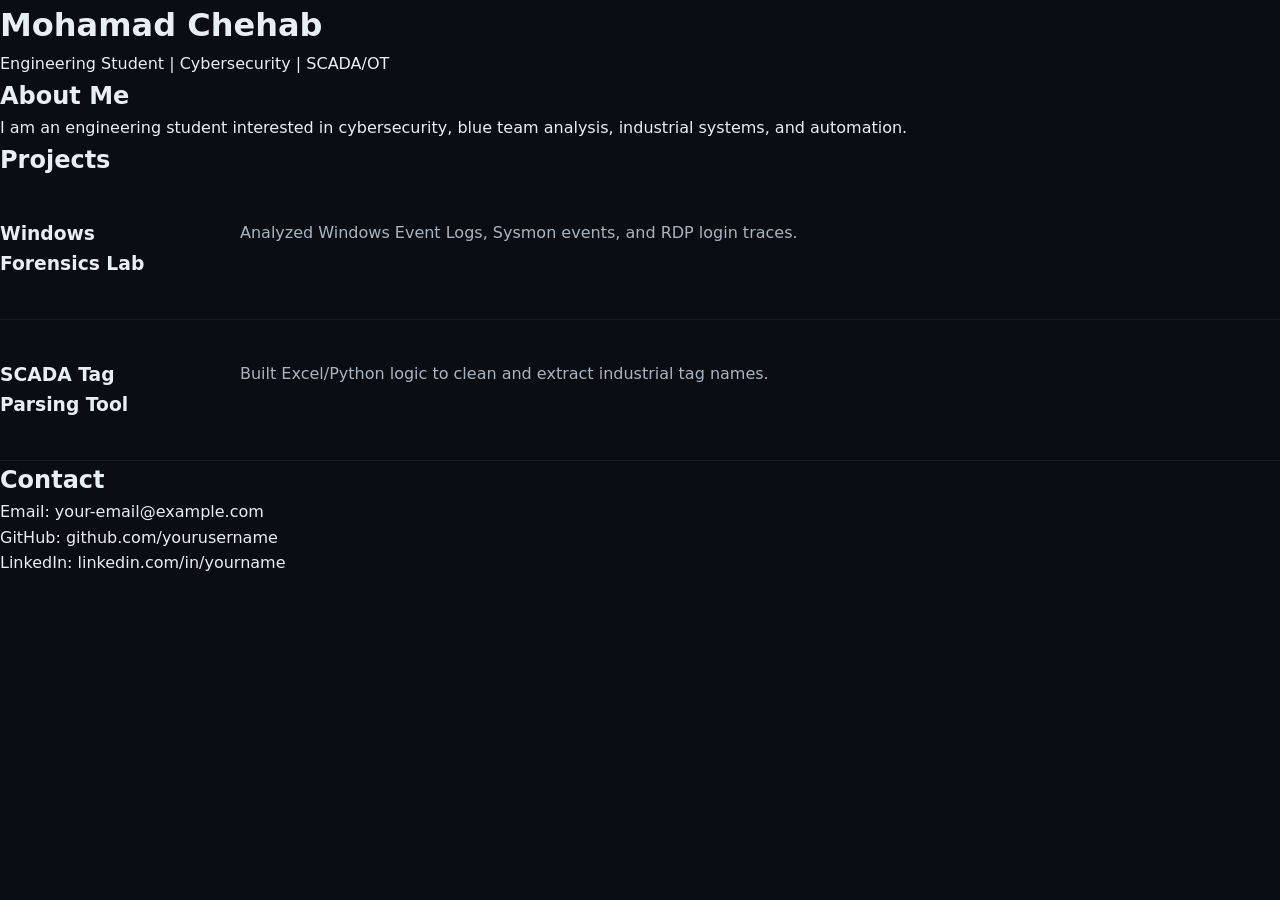
<file: Index.html>
<!DOCTYPE html>
<html>
<head>
  <title>Mohamad Chehab | Portfolio</title>
  <link rel="stylesheet" href="style.css">
</head>
<body>
  <header>
    <h1>Mohamad Chehab</h1>
    <p>Engineering Student | Cybersecurity | SCADA/OT</p>
  </header>

  <section>
    <h2>About Me</h2>
    <p>
      I am an engineering student interested in cybersecurity, blue team analysis,
      industrial systems, and automation.
    </p>
  </section>

  <section>
    <h2>Projects</h2>
    <div class="project">
      <h3>Windows Forensics Lab</h3>
      <p>Analyzed Windows Event Logs, Sysmon events, and RDP login traces.</p>
    </div>

    <div class="project">
      <h3>SCADA Tag Parsing Tool</h3>
      <p>Built Excel/Python logic to clean and extract industrial tag names.</p>
    </div>
  </section>

  <section>
    <h2>Contact</h2>
    <p>Email: your-email@example.com</p>
    <p>GitHub: github.com/yourusername</p>
    <p>LinkedIn: linkedin.com/in/yourname</p>
  </section>
</body>
</html>
</file>
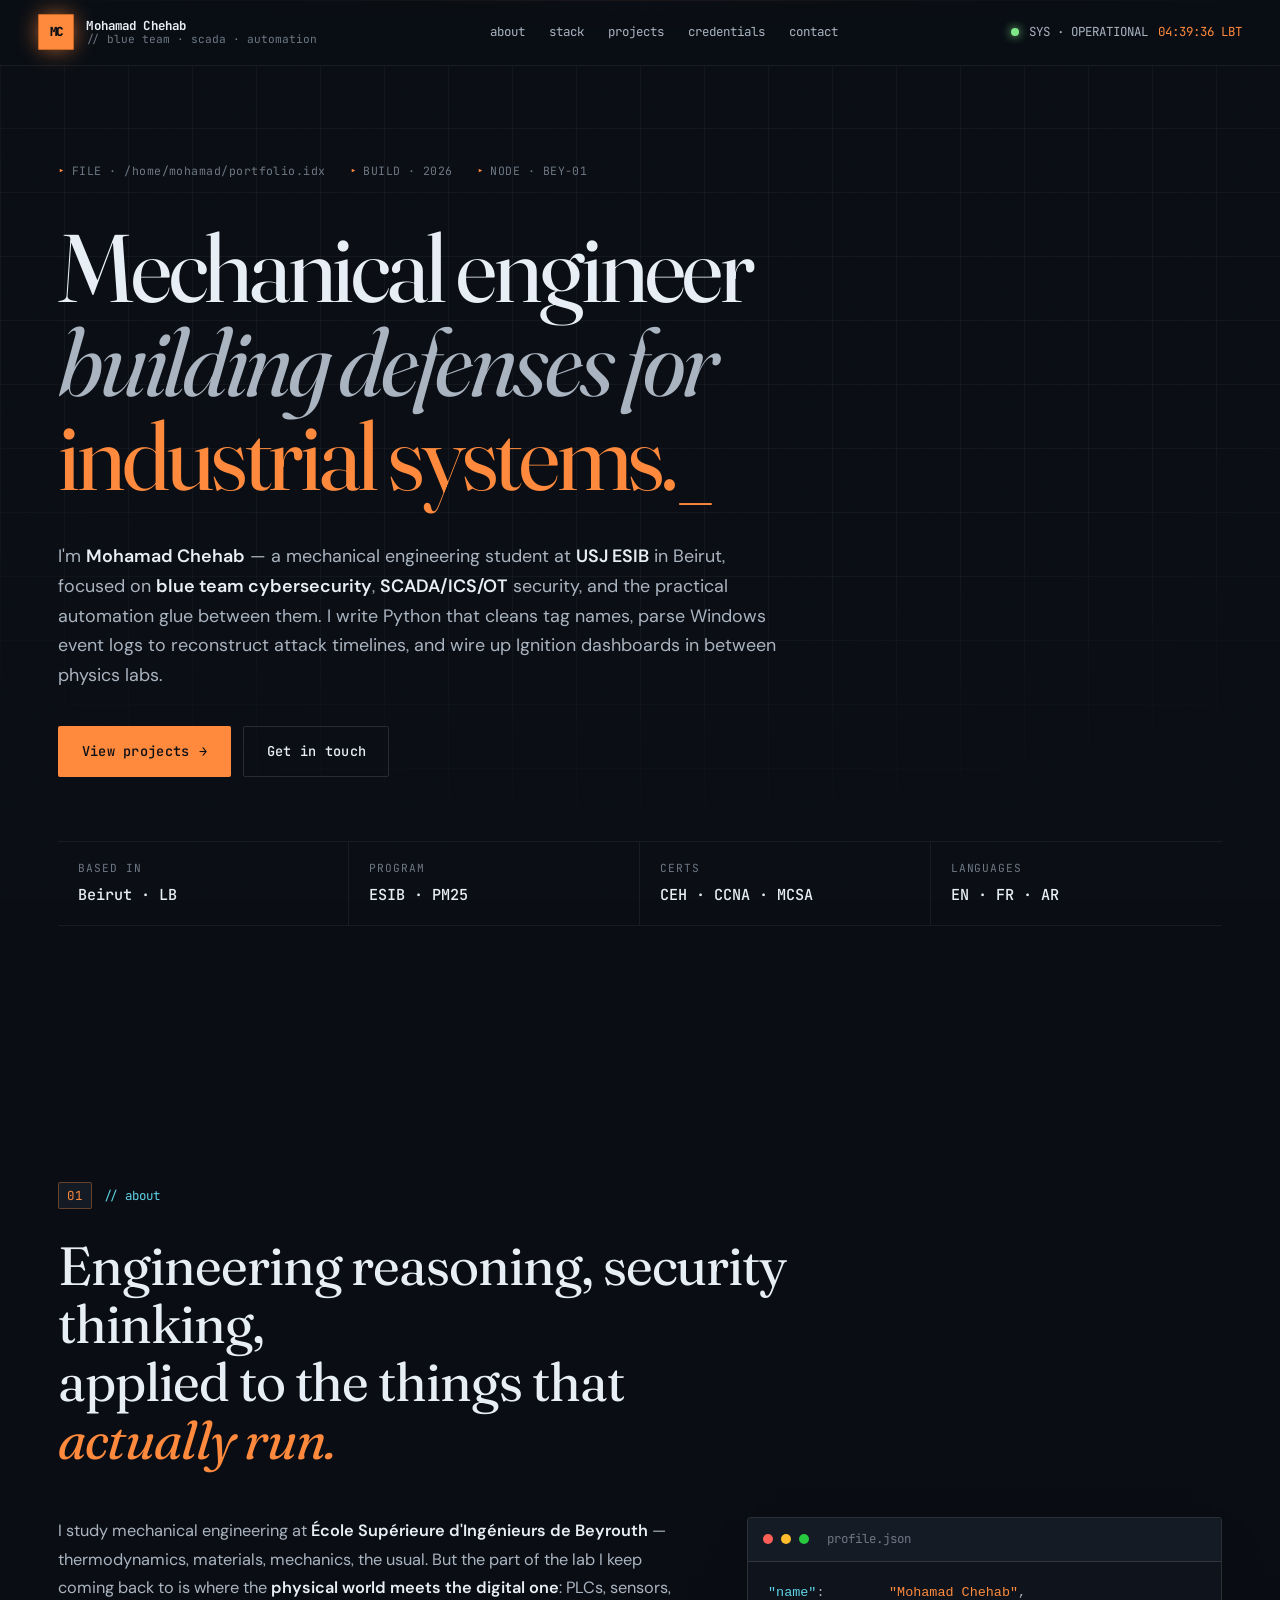
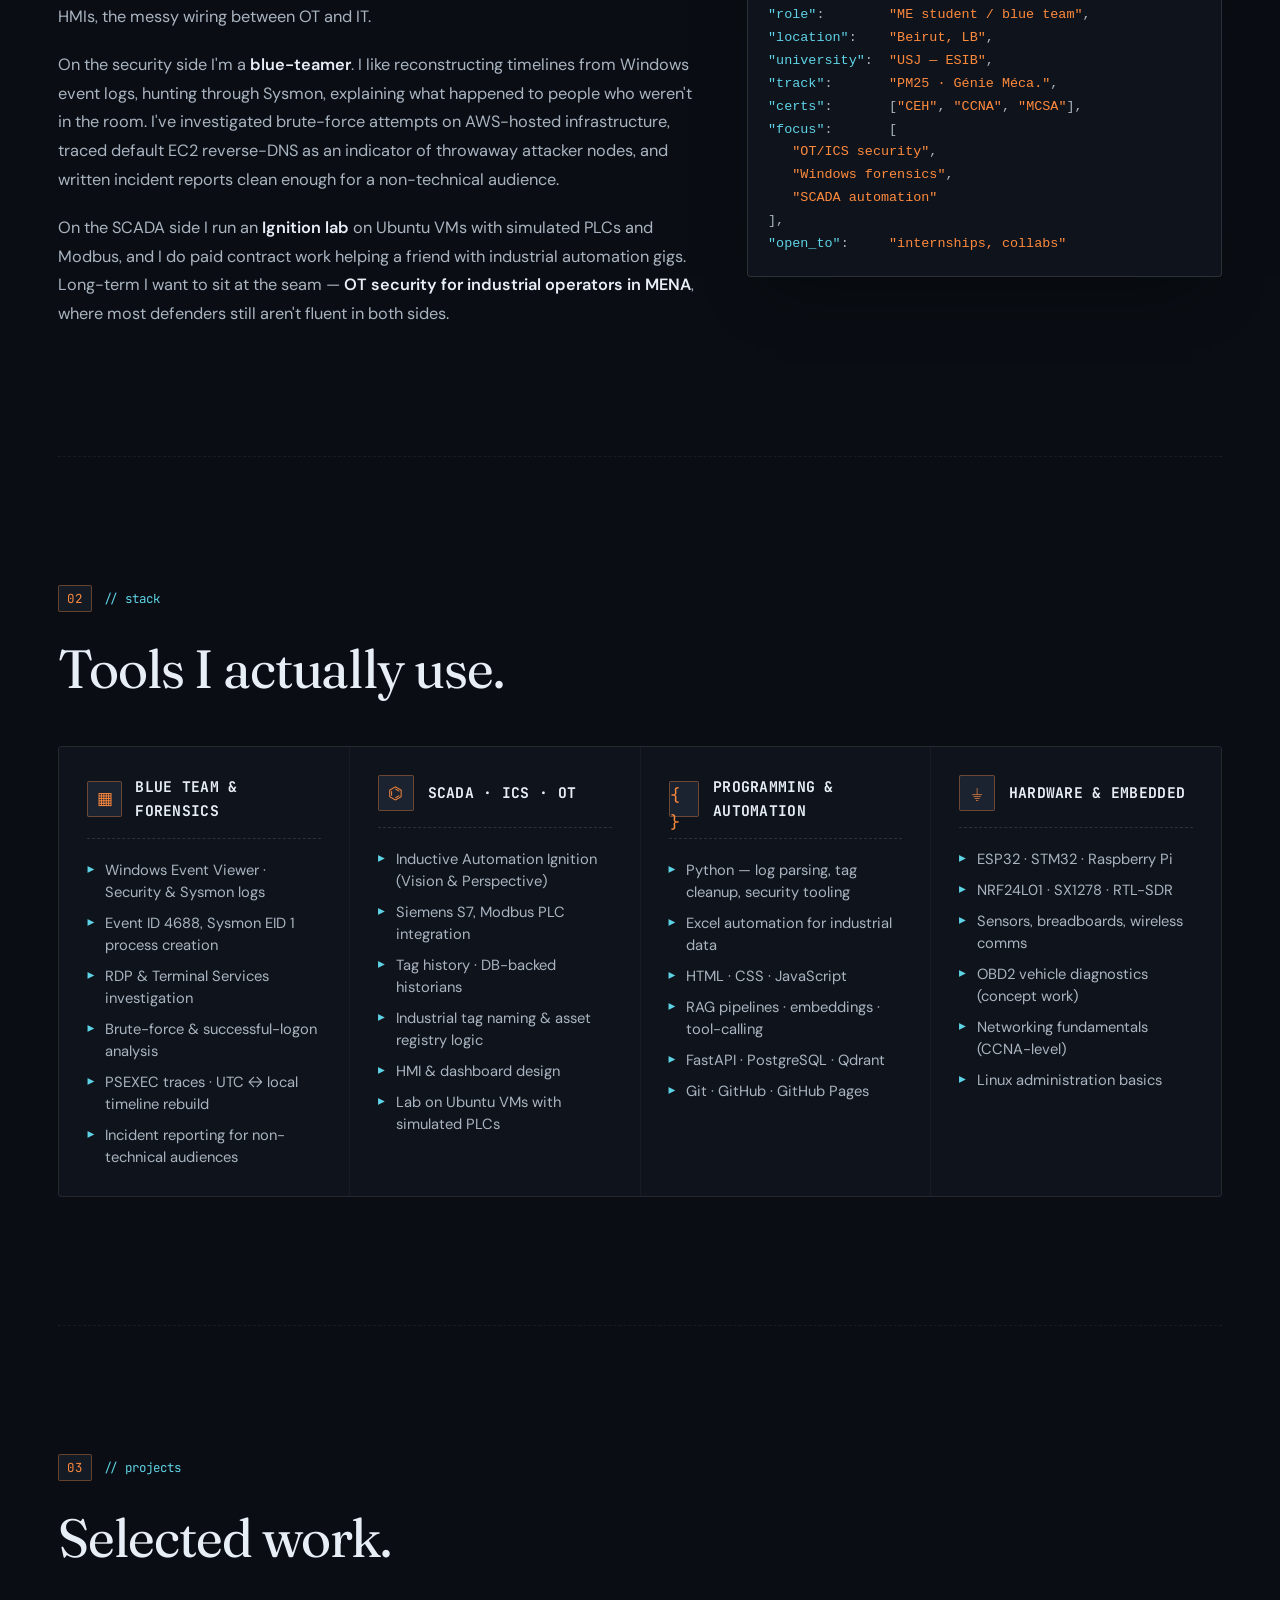
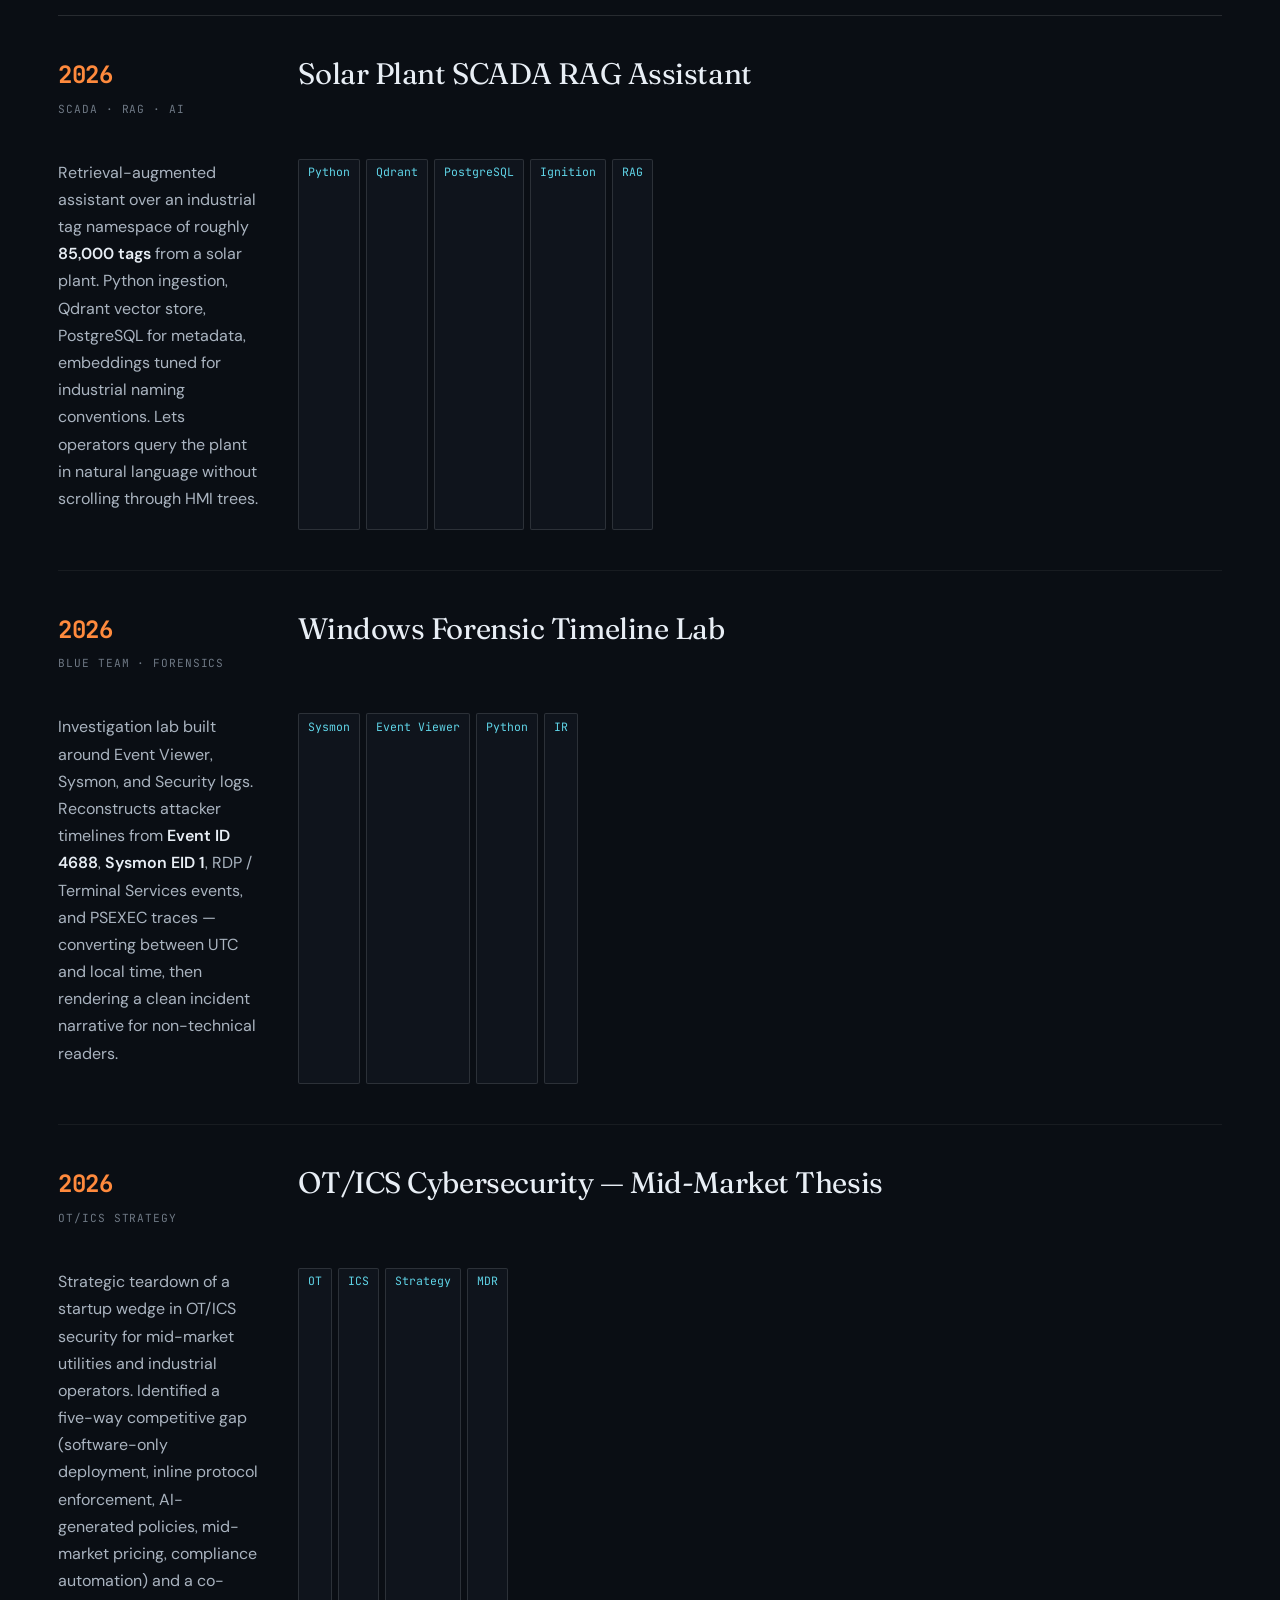
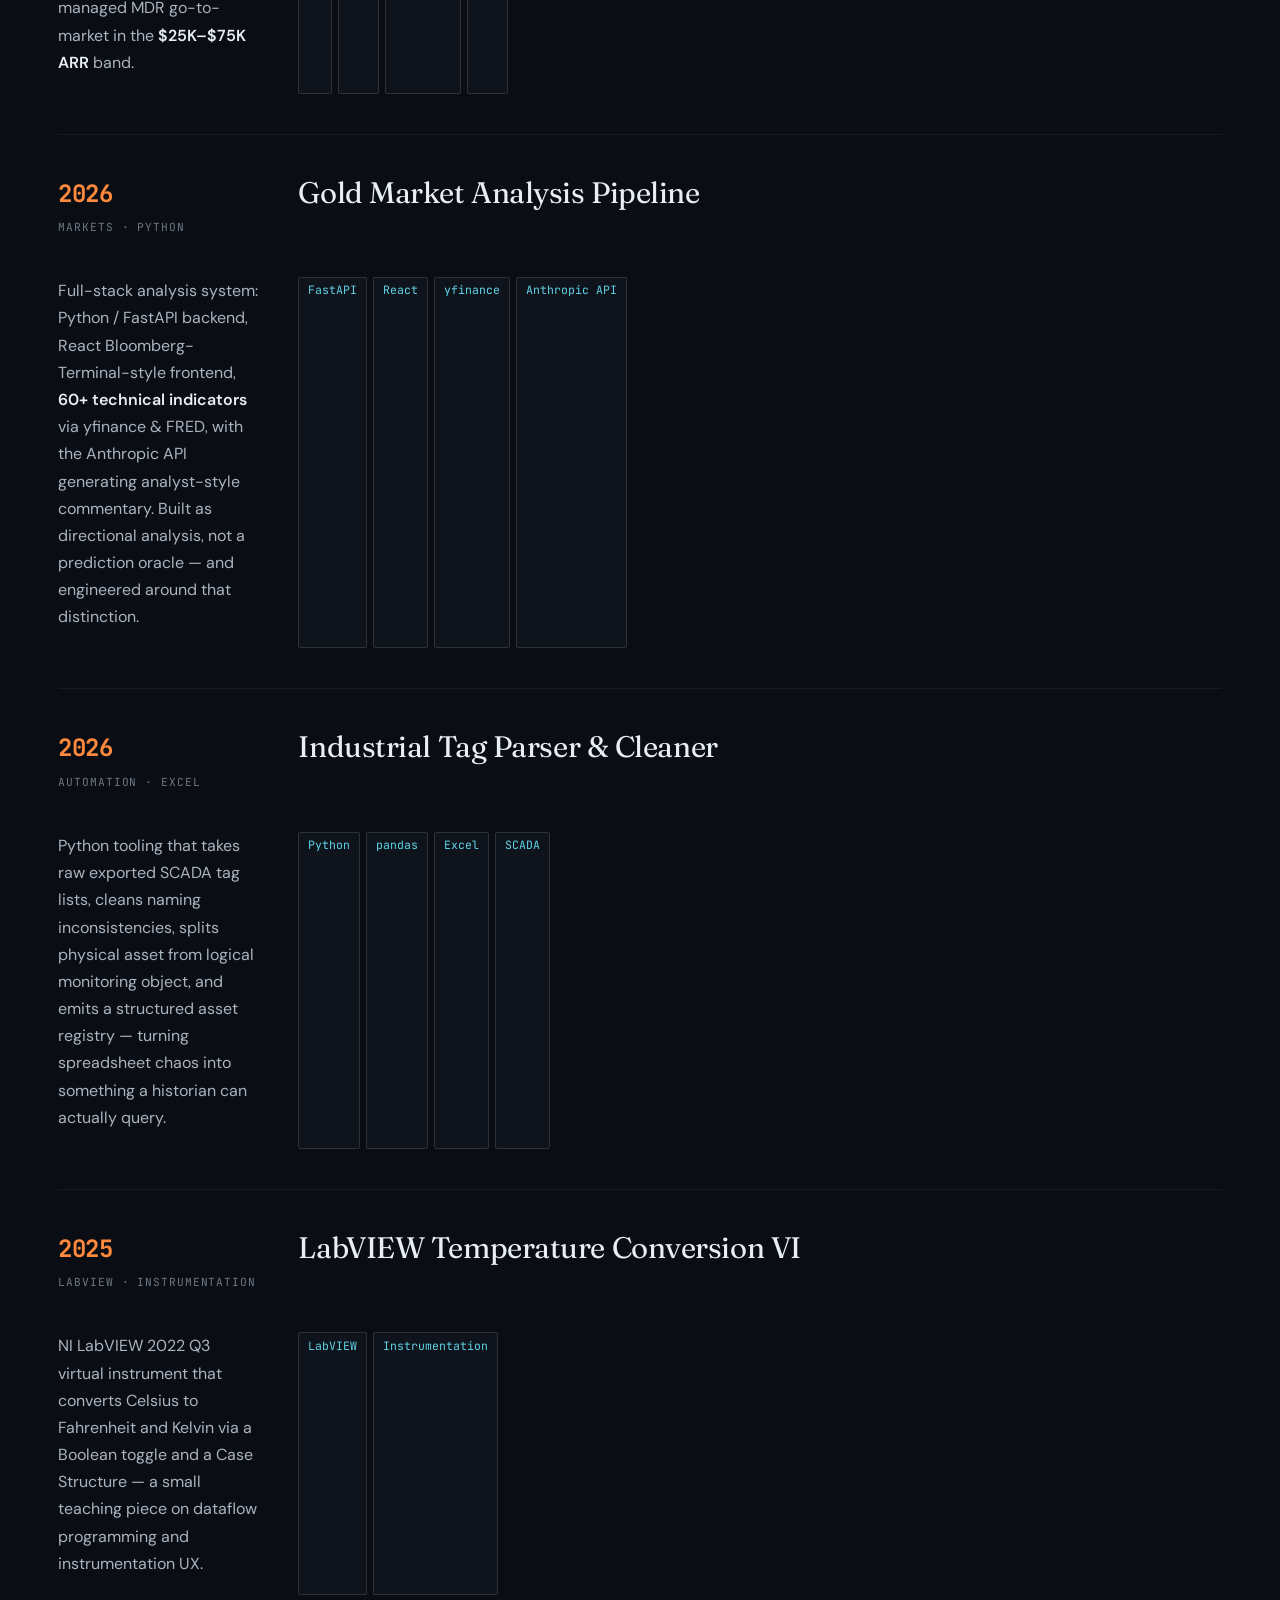
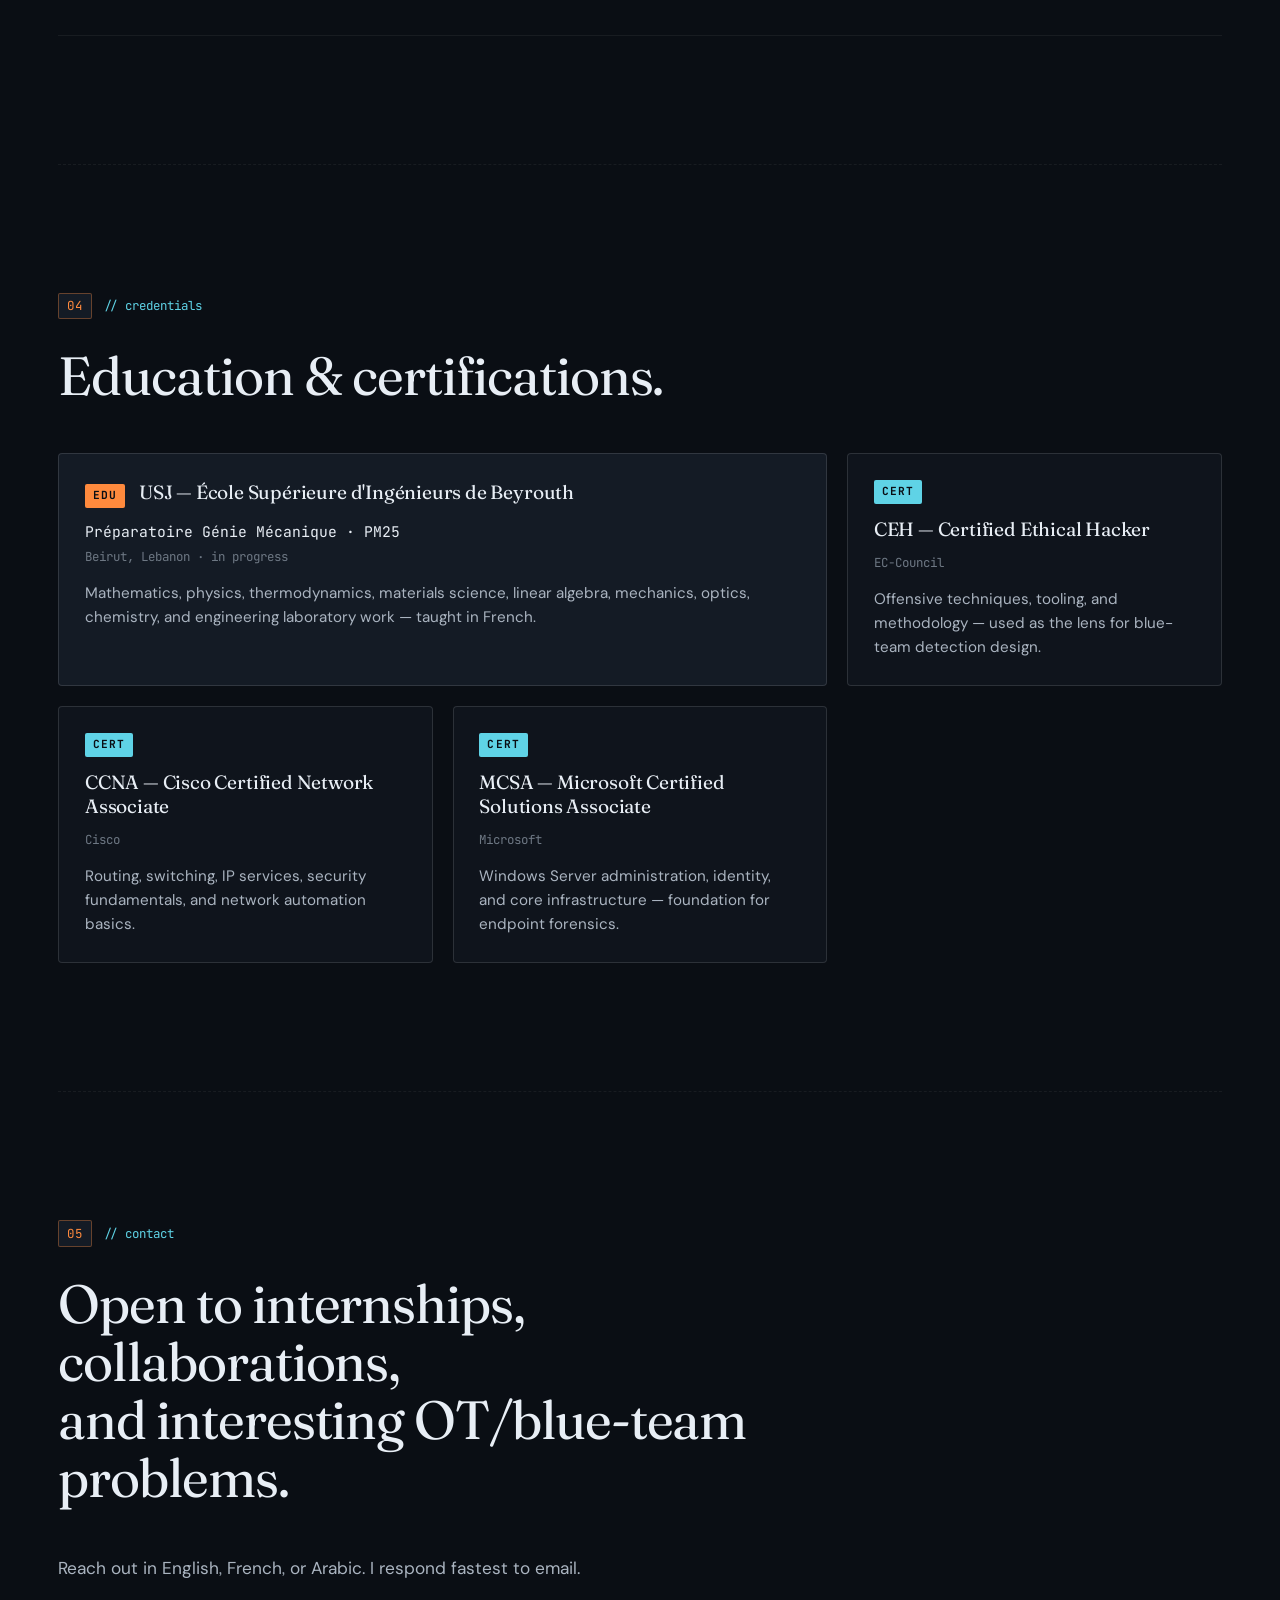
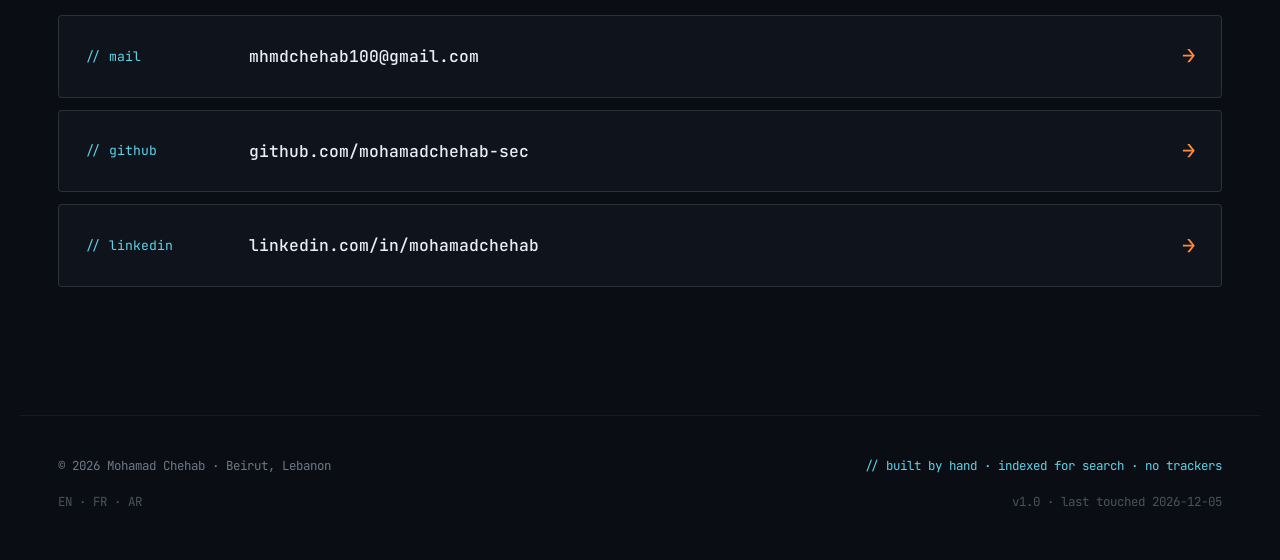
<file: index.html>
<!DOCTYPE html>
<html lang="en">
<head>
  <!-- ============================================================
       PRIMARY META — Optimized for search visibility
       ============================================================ -->
  <meta charset="UTF-8" />
  <meta http-equiv="X-UA-Compatible" content="IE=edge" />
  <meta name="viewport" content="width=device-width, initial-scale=1.0" />
  <meta name="theme-color" content="#0a0e14" />
  <meta name="color-scheme" content="dark" />

  <title>Mohamad Chehab — Cybersecurity & SCADA/OT Engineer | Blue Team | Beirut, Lebanon</title>

  <meta name="description" content="Mohamad Chehab — Mechanical engineering student at USJ ESIB Beirut specializing in cybersecurity (blue team), SCADA/ICS/OT security, Ignition, Siemens S7, Modbus PLCs, Windows forensics, and Python automation. CEH, CCNA, MCSA certified." />

  <meta name="keywords" content="Mohamad Chehab, cybersecurity Lebanon, blue team analyst Beirut, SCADA engineer Lebanon, OT security MENA, ICS security, Ignition SCADA, Siemens S7, Modbus PLC, Windows forensics, Sysmon, incident response, mechanical engineering ESIB USJ, Python automation, CEH, CCNA, MCSA, industrial automation Beirut, penetration testing student, digital forensics" />

  <meta name="author" content="Mohamad Chehab" />
  <meta name="robots" content="index, follow, max-image-preview:large, max-snippet:-1" />
  <meta name="googlebot" content="index, follow" />
  <meta name="rating" content="general" />
  <meta name="geo.region" content="LB-BA" />
  <meta name="geo.placename" content="Beirut, Lebanon" />
  <meta name="language" content="English, French, Arabic" />

  <link rel="canonical" href="https://mohamadchehab-sec.github.io/" />

  <!-- ============================================================
       OPEN GRAPH (Facebook, LinkedIn, etc.)
       ============================================================ -->
  <meta property="og:type" content="profile" />
  <meta property="og:title" content="Mohamad Chehab — Cybersecurity & SCADA/OT Engineer" />
  <meta property="og:description" content="Mechanical engineering student at USJ ESIB. Building the bridge between blue-team cybersecurity, industrial control systems, and engineering automation. Beirut, Lebanon." />
  <meta property="og:url" content="https://mohamadchehab-sec.github.io/" />
  <meta property="og:site_name" content="Mohamad Chehab — Portfolio" />
  <meta property="og:locale" content="en_US" />
  <meta property="og:locale:alternate" content="fr_FR" />
  <meta property="og:locale:alternate" content="ar_LB" />
  <meta property="profile:first_name" content="Mohamad" />
  <meta property="profile:last_name" content="Chehab" />
  <meta property="profile:gender" content="male" />

  <!-- ============================================================
       TWITTER / X CARDS
       ============================================================ -->
  <meta name="twitter:card" content="summary_large_image" />
  <meta name="twitter:title" content="Mohamad Chehab — Cybersecurity & SCADA/OT Engineer" />
  <meta name="twitter:description" content="Mechanical engineer · blue-team defender · industrial control systems specialist. Beirut, Lebanon." />

  <!-- ============================================================
       FAVICON (replace href when you add a real icon)
       ============================================================ -->
  <link rel="icon" type="image/svg+xml" href="data:image/svg+xml,%3Csvg xmlns='http://www.w3.org/2000/svg' viewBox='0 0 100 100'%3E%3Crect width='100' height='100' fill='%230a0e14'/%3E%3Ctext x='50' y='68' font-family='monospace' font-size='60' font-weight='900' text-anchor='middle' fill='%23ff8a3d'%3EM%3C/text%3E%3C/svg%3E" />

  <!-- ============================================================
       FONTS
       ============================================================ -->
  <link rel="preconnect" href="https://fonts.googleapis.com" />
  <link rel="preconnect" href="https://fonts.gstatic.com" crossorigin />
  <link href="https://fonts.googleapis.com/css2?family=JetBrains+Mono:wght@400;500;700;800&family=DM+Sans:opsz,wght@9..40,400;9..40,500;9..40,700&family=Fraunces:opsz,wght@9..144,400;9..144,700&display=swap" rel="stylesheet" />

  <link rel="stylesheet" href="styles.css" />

  <!-- ============================================================
       JSON-LD: Person + WebSite structured data (huge SEO boost)
       ============================================================ -->
  <script type="application/ld+json">
  {
    "@context": "https://schema.org",
    "@graph": [
      {
        "@type": "Person",
        "@id": "https://mohamadchehab-sec.github.io/#person",
        "name": "Mohamad Chehab",
        "givenName": "Mohamad",
        "familyName": "Chehab",
        "jobTitle": "Mechanical Engineering Student · Cybersecurity & SCADA/OT Specialist",
        "description": "Mechanical engineering student at USJ ESIB specializing in blue-team cybersecurity, SCADA/ICS/OT systems, and industrial automation.",
        "url": "https://mohamadchehab-sec.github.io/",
        "address": {
          "@type": "PostalAddress",
          "addressLocality": "Beirut",
          "addressCountry": "LB"
        },
        "alumniOf": {
          "@type": "CollegeOrUniversity",
          "name": "École Supérieure d'Ingénieurs de Beyrouth (ESIB)",
          "alternateName": "USJ ESIB",
          "url": "https://www.esib.usj.edu.lb/"
        },
        "email": "mailto:mhmdchehab100@gmail.com",
        "sameAs": [
          "https://www.linkedin.com/in/mohamadchehab",
          "https://github.com/mohamadchehab-sec"
        ],
        "knowsLanguage": ["English", "French", "Arabic"],
        "knowsAbout": [
          "Cybersecurity",
          "Blue Team Defense",
          "SCADA Systems",
          "Industrial Control Systems",
          "OT Security",
          "Ignition SCADA",
          "Siemens S7 PLC",
          "Modbus",
          "Windows Forensics",
          "Sysmon",
          "Incident Response",
          "Penetration Testing",
          "Python Automation",
          "Mechanical Engineering",
          "Thermodynamics",
          "Materials Science"
        ],
        "hasCredential": [
          {
            "@type": "EducationalOccupationalCredential",
            "name": "Certified Ethical Hacker (CEH)",
            "credentialCategory": "Professional Certification"
          },
          {
            "@type": "EducationalOccupationalCredential",
            "name": "Cisco Certified Network Associate (CCNA)",
            "credentialCategory": "Professional Certification"
          },
          {
            "@type": "EducationalOccupationalCredential",
            "name": "Microsoft Certified Solutions Associate (MCSA)",
            "credentialCategory": "Professional Certification"
          }
        ]
      },
      {
        "@type": "WebSite",
        "@id": "https://mohamadchehab-sec.github.io/#website",
        "url": "https://mohamadchehab-sec.github.io/",
        "name": "Mohamad Chehab — Portfolio",
        "publisher": { "@id": "https://mohamadchehab-sec.github.io/#person" },
        "inLanguage": "en"
      }
    ]
  }
  </script>
</head>

<body>
  <!-- Decorative grid that lives behind everything -->
  <div class="bg-grid" aria-hidden="true"></div>
  <div class="bg-noise" aria-hidden="true"></div>
  <div class="scanline" aria-hidden="true"></div>

  <!-- ============================================================
       HEADER / NAV
       ============================================================ -->
  <header class="site-header" role="banner">
    <a href="#top" class="brand" aria-label="Mohamad Chehab — home">
      <span class="brand-mark">MC</span>
      <span class="brand-meta">
        <span class="brand-name">Mohamad Chehab</span>
        <span class="brand-role">// blue team · scada · automation</span>
      </span>
    </a>

    <nav class="primary-nav" aria-label="Primary">
      <a href="#about">about</a>
      <a href="#stack">stack</a>
      <a href="#projects">projects</a>
      <a href="#credentials">credentials</a>
      <a href="#contact">contact</a>
    </nav>

    <div class="header-status" aria-live="polite">
      <span class="dot" aria-hidden="true"></span>
      <span class="status-text">SYS · OPERATIONAL</span>
      <span class="status-clock" id="clock" data-clock>--:--:-- LBT</span>
    </div>
  </header>

  <main id="top">
    <!-- ============================================================
         HERO
         ============================================================ -->
    <section class="hero" aria-labelledby="hero-heading">
      <div class="hero-meta-top">
        <span>FILE · /home/mohamad/portfolio.idx</span>
        <span>BUILD · 2026</span>
        <span>NODE · BEY-01</span>
      </div>

      <h1 id="hero-heading" class="hero-title">
        <span class="line line-1">Mechanical engineer</span>
        <span class="line line-2">building defenses for</span>
        <span class="line line-3 accent" data-typed>industrial systems.</span>
      </h1>

      <p class="hero-sub">
        I'm <strong>Mohamad Chehab</strong> — a mechanical engineering student at
        <strong>USJ ESIB</strong> in Beirut, focused on
        <strong>blue&nbsp;team cybersecurity</strong>,
        <strong>SCADA/ICS/OT</strong> security, and the practical automation glue
        between them. I write Python that cleans tag names, parse Windows event
        logs to reconstruct attack timelines, and wire up Ignition dashboards in
        between physics labs.
      </p>

      <div class="hero-cta">
        <a class="btn btn-primary" href="#projects">
          <span>View projects</span>
          <span class="btn-arrow">→</span>
        </a>
        <a class="btn btn-ghost" href="#contact">Get in touch</a>
      </div>

      <dl class="hero-stats">
        <div>
          <dt>Based in</dt>
          <dd>Beirut · LB</dd>
        </div>
        <div>
          <dt>Program</dt>
          <dd>ESIB · PM25</dd>
        </div>
        <div>
          <dt>Certs</dt>
          <dd>CEH · CCNA · MCSA</dd>
        </div>
        <div>
          <dt>Languages</dt>
          <dd>EN · FR · AR</dd>
        </div>
      </dl>
    </section>

    <!-- ============================================================
         ABOUT
         ============================================================ -->
    <section id="about" class="section about" aria-labelledby="about-heading">
      <div class="section-label">
        <span class="section-num">01</span>
        <span class="section-tag">// about</span>
      </div>

      <h2 id="about-heading" class="section-title">
        Engineering reasoning, security thinking,<br />
        applied to the things that <em>actually run.</em>
      </h2>

      <div class="about-grid">
        <div class="about-prose">
          <p>
            I study mechanical engineering at <strong>École Supérieure d'Ingénieurs
            de Beyrouth</strong> — thermodynamics, materials, mechanics, the usual.
            But the part of the lab I keep coming back to is where the
            <strong>physical world meets the digital one</strong>: PLCs, sensors,
            HMIs, the messy wiring between OT and IT.
          </p>
          <p>
            On the security side I'm a <strong>blue-teamer</strong>. I like
            reconstructing timelines from Windows event logs, hunting through
            Sysmon, explaining what happened to people who weren't in the room.
            I've investigated brute-force attempts on AWS-hosted infrastructure,
            traced default EC2 reverse-DNS as an indicator of throwaway attacker
            nodes, and written incident reports clean enough for a non-technical
            audience.
          </p>
          <p>
            On the SCADA side I run an <strong>Ignition lab</strong> on Ubuntu
            VMs with simulated PLCs and Modbus, and I do paid contract work
            helping a friend with industrial automation gigs. Long-term I want to
            sit at the seam — <strong>OT security for industrial operators in
            MENA</strong>, where most defenders still aren't fluent in both sides.
          </p>
        </div>

        <aside class="about-card" aria-label="Profile snapshot">
          <header>
            <span class="card-dot card-dot-r"></span>
            <span class="card-dot card-dot-y"></span>
            <span class="card-dot card-dot-g"></span>
            <span class="card-title">profile.json</span>
          </header>
          <pre><code><span class="t-key">"name"</span>:        <span class="t-str">"Mohamad Chehab"</span>,
<span class="t-key">"role"</span>:        <span class="t-str">"ME student / blue team"</span>,
<span class="t-key">"location"</span>:    <span class="t-str">"Beirut, LB"</span>,
<span class="t-key">"university"</span>:  <span class="t-str">"USJ — ESIB"</span>,
<span class="t-key">"track"</span>:       <span class="t-str">"PM25 · Génie Méca."</span>,
<span class="t-key">"certs"</span>:       [<span class="t-str">"CEH"</span>, <span class="t-str">"CCNA"</span>, <span class="t-str">"MCSA"</span>],
<span class="t-key">"focus"</span>:       [
   <span class="t-str">"OT/ICS security"</span>,
   <span class="t-str">"Windows forensics"</span>,
   <span class="t-str">"SCADA automation"</span>
],
<span class="t-key">"open_to"</span>:     <span class="t-str">"internships, collabs"</span></code></pre>
        </aside>
      </div>
    </section>

    <!-- ============================================================
         STACK
         ============================================================ -->
    <section id="stack" class="section stack" aria-labelledby="stack-heading">
      <div class="section-label">
        <span class="section-num">02</span>
        <span class="section-tag">// stack</span>
      </div>

      <h2 id="stack-heading" class="section-title">Tools I actually use.</h2>

      <div class="stack-grid">
        <article class="stack-card">
          <div class="stack-card-head">
            <span class="stack-icon" aria-hidden="true">▦</span>
            <h3>Blue Team &amp; Forensics</h3>
          </div>
          <ul>
            <li>Windows Event Viewer · Security &amp; Sysmon logs</li>
            <li>Event ID 4688, Sysmon EID 1 process creation</li>
            <li>RDP &amp; Terminal Services investigation</li>
            <li>Brute-force &amp; successful-logon analysis</li>
            <li>PSEXEC traces · UTC ↔ local timeline rebuild</li>
            <li>Incident reporting for non-technical audiences</li>
          </ul>
        </article>

        <article class="stack-card">
          <div class="stack-card-head">
            <span class="stack-icon" aria-hidden="true">⌬</span>
            <h3>SCADA · ICS · OT</h3>
          </div>
          <ul>
            <li>Inductive Automation Ignition (Vision &amp; Perspective)</li>
            <li>Siemens S7, Modbus PLC integration</li>
            <li>Tag history · DB-backed historians</li>
            <li>Industrial tag naming &amp; asset registry logic</li>
            <li>HMI &amp; dashboard design</li>
            <li>Lab on Ubuntu VMs with simulated PLCs</li>
          </ul>
        </article>

        <article class="stack-card">
          <div class="stack-card-head">
            <span class="stack-icon" aria-hidden="true">{ }</span>
            <h3>Programming &amp; Automation</h3>
          </div>
          <ul>
            <li>Python — log parsing, tag cleanup, security tooling</li>
            <li>Excel automation for industrial data</li>
            <li>HTML · CSS · JavaScript</li>
            <li>RAG pipelines · embeddings · tool-calling</li>
            <li>FastAPI · PostgreSQL · Qdrant</li>
            <li>Git · GitHub · GitHub Pages</li>
          </ul>
        </article>

        <article class="stack-card">
          <div class="stack-card-head">
            <span class="stack-icon" aria-hidden="true">⏚</span>
            <h3>Hardware &amp; Embedded</h3>
          </div>
          <ul>
            <li>ESP32 · STM32 · Raspberry Pi</li>
            <li>NRF24L01 · SX1278 · RTL-SDR</li>
            <li>Sensors, breadboards, wireless comms</li>
            <li>OBD2 vehicle diagnostics (concept work)</li>
            <li>Networking fundamentals (CCNA-level)</li>
            <li>Linux administration basics</li>
          </ul>
        </article>
      </div>
    </section>

    <!-- ============================================================
         PROJECTS
         ============================================================ -->
    <section id="projects" class="section projects" aria-labelledby="projects-heading">
      <div class="section-label">
        <span class="section-num">03</span>
        <span class="section-tag">// projects</span>
      </div>

      <h2 id="projects-heading" class="section-title">Selected work.</h2>

      <ol class="project-list" reversed>
        <li class="project">
          <div class="project-meta">
            <span class="project-year">2026</span>
            <span class="project-cat">SCADA · RAG · AI</span>
          </div>
          <h3 class="project-title">Solar Plant SCADA RAG Assistant</h3>
          <p>
            Retrieval-augmented assistant over an industrial tag namespace of
            roughly <strong>85,000 tags</strong> from a solar plant. Python
            ingestion, Qdrant vector store, PostgreSQL for metadata, embeddings
            tuned for industrial naming conventions. Lets operators query the
            plant in natural language without scrolling through HMI trees.
          </p>
          <ul class="project-tags">
            <li>Python</li><li>Qdrant</li><li>PostgreSQL</li><li>Ignition</li><li>RAG</li>
          </ul>
        </li>

        <li class="project">
          <div class="project-meta">
            <span class="project-year">2026</span>
            <span class="project-cat">Blue Team · Forensics</span>
          </div>
          <h3 class="project-title">Windows Forensic Timeline Lab</h3>
          <p>
            Investigation lab built around Event Viewer, Sysmon, and Security
            logs. Reconstructs attacker timelines from
            <strong>Event ID 4688</strong>, <strong>Sysmon EID 1</strong>, RDP /
            Terminal Services events, and PSEXEC traces — converting between UTC
            and local time, then rendering a clean incident narrative for
            non-technical readers.
          </p>
          <ul class="project-tags">
            <li>Sysmon</li><li>Event Viewer</li><li>Python</li><li>IR</li>
          </ul>
        </li>

        <li class="project">
          <div class="project-meta">
            <span class="project-year">2026</span>
            <span class="project-cat">OT/ICS Strategy</span>
          </div>
          <h3 class="project-title">OT/ICS Cybersecurity — Mid-Market Thesis</h3>
          <p>
            Strategic teardown of a startup wedge in OT/ICS security for
            mid-market utilities and industrial operators. Identified a five-way
            competitive gap (software-only deployment, inline protocol
            enforcement, AI-generated policies, mid-market pricing, compliance
            automation) and a co-managed MDR go-to-market in the
            <strong>$25K–$75K ARR</strong> band.
          </p>
          <ul class="project-tags">
            <li>OT</li><li>ICS</li><li>Strategy</li><li>MDR</li>
          </ul>
        </li>

        <li class="project">
          <div class="project-meta">
            <span class="project-year">2026</span>
            <span class="project-cat">Markets · Python</span>
          </div>
          <h3 class="project-title">Gold Market Analysis Pipeline</h3>
          <p>
            Full-stack analysis system: Python / FastAPI backend, React
            Bloomberg-Terminal-style frontend,
            <strong>60+ technical indicators</strong> via yfinance &amp; FRED,
            with the Anthropic API generating analyst-style commentary. Built as
            directional analysis, not a prediction oracle — and engineered around
            that distinction.
          </p>
          <ul class="project-tags">
            <li>FastAPI</li><li>React</li><li>yfinance</li><li>Anthropic API</li>
          </ul>
        </li>

        <li class="project">
          <div class="project-meta">
            <span class="project-year">2026</span>
            <span class="project-cat">Automation · Excel</span>
          </div>
          <h3 class="project-title">Industrial Tag Parser &amp; Cleaner</h3>
          <p>
            Python tooling that takes raw exported SCADA tag lists, cleans
            naming inconsistencies, splits physical asset from logical
            monitoring object, and emits a structured asset registry — turning
            spreadsheet chaos into something a historian can actually query.
          </p>
          <ul class="project-tags">
            <li>Python</li><li>pandas</li><li>Excel</li><li>SCADA</li>
          </ul>
        </li>

        <li class="project">
          <div class="project-meta">
            <span class="project-year">2025</span>
            <span class="project-cat">LabVIEW · Instrumentation</span>
          </div>
          <h3 class="project-title">LabVIEW Temperature Conversion VI</h3>
          <p>
            NI LabVIEW 2022 Q3 virtual instrument that converts Celsius to
            Fahrenheit and Kelvin via a Boolean toggle and a Case Structure —
            a small teaching piece on dataflow programming and instrumentation
            UX.
          </p>
          <ul class="project-tags">
            <li>LabVIEW</li><li>Instrumentation</li>
          </ul>
        </li>
      </ol>
    </section>

    <!-- ============================================================
         CREDENTIALS
         ============================================================ -->
    <section id="credentials" class="section credentials" aria-labelledby="cred-heading">
      <div class="section-label">
        <span class="section-num">04</span>
        <span class="section-tag">// credentials</span>
      </div>

      <h2 id="cred-heading" class="section-title">Education &amp; certifications.</h2>

      <div class="cred-grid">
        <article class="cred-card cred-edu">
          <header>
            <span class="cred-kind">EDU</span>
            <h3>USJ — École Supérieure d'Ingénieurs de Beyrouth</h3>
          </header>
          <p class="cred-line">Préparatoire Génie Mécanique · PM25</p>
          <p class="cred-meta">Beirut, Lebanon · in progress</p>
          <p>
            Mathematics, physics, thermodynamics, materials science, linear
            algebra, mechanics, optics, chemistry, and engineering laboratory
            work — taught in French.
          </p>
        </article>

        <article class="cred-card">
          <header>
            <span class="cred-kind">CERT</span>
            <h3>CEH — Certified Ethical Hacker</h3>
          </header>
          <p class="cred-meta">EC-Council</p>
          <p>Offensive techniques, tooling, and methodology — used as the lens for blue-team detection design.</p>
        </article>

        <article class="cred-card">
          <header>
            <span class="cred-kind">CERT</span>
            <h3>CCNA — Cisco Certified Network Associate</h3>
          </header>
          <p class="cred-meta">Cisco</p>
          <p>Routing, switching, IP services, security fundamentals, and network automation basics.</p>
        </article>

        <article class="cred-card">
          <header>
            <span class="cred-kind">CERT</span>
            <h3>MCSA — Microsoft Certified Solutions Associate</h3>
          </header>
          <p class="cred-meta">Microsoft</p>
          <p>Windows Server administration, identity, and core infrastructure — foundation for endpoint forensics.</p>
        </article>
      </div>
    </section>

    <!-- ============================================================
         CONTACT
         ============================================================ -->
    <section id="contact" class="section contact" aria-labelledby="contact-heading">
      <div class="section-label">
        <span class="section-num">05</span>
        <span class="section-tag">// contact</span>
      </div>

      <h2 id="contact-heading" class="section-title">
        Open to internships, collaborations,<br />
        and interesting OT/blue-team problems.
      </h2>

      <p class="contact-lead">
        Reach out in English, French, or Arabic. I respond fastest to email.
      </p>

      <div class="contact-grid">
        <a class="contact-card" href="mailto:mhmdchehab100@gmail.com" aria-label="Email Mohamad">
          <span class="contact-kind">// mail</span>
          <span class="contact-handle">mhmdchehab100@gmail.com</span>
          <span class="contact-arrow">→</span>
        </a>
        <a class="contact-card" href="https://github.com/mohamadchehab-sec" rel="me noopener" aria-label="GitHub profile">
          <span class="contact-kind">// github</span>
          <span class="contact-handle">github.com/mohamadchehab-sec</span>
          <span class="contact-arrow">→</span>
        </a>
        <a class="contact-card" href="https://www.linkedin.com/in/mohamadchehab" rel="me noopener" aria-label="LinkedIn profile">
          <span class="contact-kind">// linkedin</span>
          <span class="contact-handle">linkedin.com/in/mohamadchehab</span>
          <span class="contact-arrow">→</span>
        </a>
      </div>
    </section>
  </main>

  <!-- ============================================================
       FOOTER
       ============================================================ -->
  <footer class="site-footer" role="contentinfo">
    <div class="footer-row">
      <span>© <span id="year">2026</span> Mohamad Chehab · Beirut, Lebanon</span>
      <span class="footer-mono">// built by hand · indexed for search · no trackers</span>
    </div>
    <div class="footer-row footer-row-sub">
      <span>EN · FR · AR</span>
      <span>v1.0 · last touched <time id="last-touched" datetime="2026-05-10">2026-05-10</time></span>
    </div>
  </footer>

  <script src="script.js" defer></script>
</body>
</html>
</file>
<file: style.css>
/* ============================================================
   Mohamad Chehab — Portfolio
   Aesthetic: industrial blueprint × blue-team terminal
   ============================================================ */

/* ---------- Reset ---------- */
*,
*::before,
*::after { box-sizing: border-box; }

html, body, h1, h2, h3, p, ul, ol, dl, dd, dt, pre, figure { margin: 0; padding: 0; }

ul, ol { list-style: none; }

img, svg { display: block; max-width: 100%; }

a { color: inherit; text-decoration: none; }

button { font: inherit; }

:focus-visible {
  outline: 2px solid var(--amber);
  outline-offset: 3px;
  border-radius: 2px;
}

/* ---------- Tokens ---------- */
:root {
  /* Surfaces */
  --bg-0: #0a0e14;
  --bg-1: #0f141c;
  --bg-2: #141b25;
  --bg-3: #1b2330;

  /* Ink */
  --ink-0: #e8eef5;
  --ink-1: #aab4c0;
  --ink-2: #6e7884;
  --ink-3: #4a525c;

  /* Accents */
  --amber: #ff8a3d;
  --amber-dim: #c66726;
  --cyan: #5fd3e6;
  --cyan-dim: #3aa1b3;
  --green: #7ee787;
  --red: #ff6e6e;

  /* Lines */
  --line: rgba(255, 255, 255, 0.06);
  --line-strong: rgba(255, 255, 255, 0.12);
  --line-amber: rgba(255, 138, 61, 0.35);

  /* Fonts */
  --f-mono: 'JetBrains Mono', ui-monospace, 'SF Mono', Menlo, monospace;
  --f-sans: 'DM Sans', system-ui, -apple-system, sans-serif;
  --f-serif: 'Fraunces', Georgia, serif;

  /* Rhythm */
  --max: 1240px;
  --gutter: clamp(1.25rem, 3vw, 2.5rem);
  --section-y: clamp(5rem, 10vw, 9rem);

  /* Easing */
  --e-out: cubic-bezier(0.2, 0.7, 0.1, 1);
}

/* ---------- Base ---------- */
html {
  scroll-behavior: smooth;
  -webkit-text-size-adjust: 100%;
}

body {
  background: var(--bg-0);
  color: var(--ink-0);
  font-family: var(--f-sans);
  font-size: 16px;
  line-height: 1.6;
  font-feature-settings: 'ss01', 'cv11';
  -webkit-font-smoothing: antialiased;
  -moz-osx-font-smoothing: grayscale;
  overflow-x: hidden;
  position: relative;
  min-height: 100vh;
}

::selection {
  background: var(--amber);
  color: var(--bg-0);
}

/* ---------- Decorative background layers ---------- */
.bg-grid {
  position: fixed;
  inset: 0;
  pointer-events: none;
  z-index: 0;
  background-image:
    linear-gradient(var(--line) 1px, transparent 1px),
    linear-gradient(90deg, var(--line) 1px, transparent 1px);
  background-size: 64px 64px;
  mask-image: radial-gradient(ellipse 90% 70% at 50% 30%, #000 50%, transparent 100%);
  -webkit-mask-image: radial-gradient(ellipse 90% 70% at 50% 30%, #000 50%, transparent 100%);
  opacity: 0.7;
}

.bg-noise {
  position: fixed;
  inset: 0;
  pointer-events: none;
  z-index: 1;
  opacity: 0.04;
  mix-blend-mode: overlay;
  background-image: url("data:image/svg+xml;utf8,<svg xmlns='http://www.w3.org/2000/svg' width='200' height='200'><filter id='n'><feTurbulence type='fractalNoise' baseFrequency='0.9' numOctaves='2' stitchTiles='stitch'/></filter><rect width='100%' height='100%' filter='url(%23n)'/></svg>");
}

.scanline {
  position: fixed;
  left: 0;
  right: 0;
  top: 0;
  height: 1px;
  background: linear-gradient(90deg, transparent, var(--amber), transparent);
  opacity: 0.45;
  z-index: 2;
  pointer-events: none;
  animation: scan 9s linear infinite;
  filter: drop-shadow(0 0 8px var(--amber));
}

@keyframes scan {
  0%   { transform: translateY(0); }
  100% { transform: translateY(100vh); }
}

@media (prefers-reduced-motion: reduce) {
  .scanline { animation: none; opacity: 0; }
  html { scroll-behavior: auto; }
}

/* ---------- Header ---------- */
.site-header {
  position: sticky;
  top: 0;
  z-index: 50;
  display: grid;
  grid-template-columns: auto 1fr auto;
  align-items: center;
  gap: 2rem;
  padding: 0.9rem var(--gutter);
  background: rgba(10, 14, 20, 0.72);
  backdrop-filter: blur(14px) saturate(140%);
  -webkit-backdrop-filter: blur(14px) saturate(140%);
  border-bottom: 1px solid var(--line);
  font-family: var(--f-mono);
  font-size: 0.78rem;
}

.brand {
  display: flex;
  align-items: center;
  gap: 0.75rem;
}

.brand-mark {
  display: grid;
  place-items: center;
  width: 2.25rem;
  height: 2.25rem;
  background: var(--amber);
  color: var(--bg-0);
  font-weight: 800;
  font-family: var(--f-mono);
  letter-spacing: -0.02em;
  border-radius: 2px;
  box-shadow: 0 0 0 1px var(--amber-dim) inset, 0 0 24px -4px var(--amber);
}

.brand-meta { display: flex; flex-direction: column; line-height: 1.15; }
.brand-name { font-weight: 700; color: var(--ink-0); letter-spacing: 0.01em; }
.brand-role { color: var(--ink-2); font-size: 0.7rem; }

.primary-nav {
  display: flex;
  gap: 1.5rem;
  justify-content: center;
}

.primary-nav a {
  color: var(--ink-1);
  position: relative;
  padding: 0.25rem 0;
  transition: color 0.25s var(--e-out);
}

.primary-nav a::after {
  content: "";
  position: absolute;
  inset: auto 0 -2px 0;
  height: 1px;
  background: var(--amber);
  transform: scaleX(0);
  transform-origin: left;
  transition: transform 0.3s var(--e-out);
}

.primary-nav a:hover { color: var(--ink-0); }
.primary-nav a:hover::after { transform: scaleX(1); }

.header-status {
  display: flex;
  align-items: center;
  gap: 0.6rem;
  color: var(--ink-2);
  white-space: nowrap;
}

.header-status .dot {
  width: 8px; height: 8px;
  background: var(--green);
  border-radius: 50%;
  box-shadow: 0 0 10px var(--green);
  animation: pulse 2.4s ease-in-out infinite;
}

.header-status .status-text { color: var(--ink-1); }
.header-status .status-clock { color: var(--amber); }

@keyframes pulse {
  0%, 100% { opacity: 1; }
  50%      { opacity: 0.4; }
}

/* ---------- Layout ---------- */
main {
  position: relative;
  z-index: 5;
  max-width: var(--max);
  margin: 0 auto;
  padding: 0 var(--gutter);
}

.section {
  padding-top: var(--section-y);
  padding-bottom: var(--section-y);
  scroll-margin-top: 5rem;
  position: relative;
}

.section + .section { border-top: 1px dashed var(--line); }

.section-label {
  display: flex;
  align-items: center;
  gap: 0.75rem;
  font-family: var(--f-mono);
  font-size: 0.78rem;
  color: var(--ink-2);
  margin-bottom: 1.75rem;
}

.section-num {
  background: var(--bg-2);
  color: var(--amber);
  padding: 0.15rem 0.5rem;
  border: 1px solid var(--line-amber);
  border-radius: 2px;
  letter-spacing: 0.08em;
}

.section-tag { color: var(--cyan); }

.section-title {
  font-family: var(--f-serif);
  font-weight: 400;
  font-size: clamp(1.9rem, 4.2vw, 3.4rem);
  line-height: 1.08;
  letter-spacing: -0.02em;
  color: var(--ink-0);
  max-width: 22ch;
  margin-bottom: 3rem;
}

.section-title em {
  font-style: italic;
  color: var(--amber);
  font-feature-settings: 'ss01';
}

/* ============================================================
   HERO
   ============================================================ */
.hero {
  min-height: calc(100vh - 4rem);
  padding-top: clamp(3rem, 8vw, 6rem);
  padding-bottom: var(--section-y);
  display: flex;
  flex-direction: column;
  justify-content: center;
  position: relative;
}

.hero-meta-top {
  display: flex;
  flex-wrap: wrap;
  gap: 1.5rem;
  font-family: var(--f-mono);
  font-size: 0.72rem;
  color: var(--ink-2);
  margin-bottom: 2.5rem;
  letter-spacing: 0.04em;
}

.hero-meta-top span {
  position: relative;
  padding-left: 0.85rem;
}

.hero-meta-top span::before {
  content: "▸";
  position: absolute;
  left: 0;
  color: var(--amber);
}

.hero-title {
  font-family: var(--f-serif);
  font-weight: 400;
  font-size: clamp(2.4rem, 7.5vw, 6rem);
  line-height: 0.98;
  letter-spacing: -0.035em;
  margin-bottom: 2.5rem;
}

.hero-title .line {
  display: block;
  opacity: 0;
  transform: translateY(20px);
  animation: rise 0.9s var(--e-out) forwards;
}

.hero-title .line-1 { animation-delay: 0.05s; color: var(--ink-0); }
.hero-title .line-2 { animation-delay: 0.18s; color: var(--ink-1); font-style: italic; }
.hero-title .line-3 { animation-delay: 0.32s; }

.hero-title .accent {
  color: var(--amber);
  position: relative;
  display: inline-block;
}

.hero-title .accent::after {
  content: "_";
  display: inline-block;
  margin-left: 0.05em;
  color: var(--amber);
  animation: blink 1.05s steps(1) infinite;
}

@keyframes rise {
  to { opacity: 1; transform: translateY(0); }
}

@keyframes blink {
  50% { opacity: 0; }
}

.hero-sub {
  max-width: 60ch;
  font-size: clamp(1rem, 1.4vw, 1.15rem);
  line-height: 1.65;
  color: var(--ink-1);
  margin-bottom: 2.25rem;
  opacity: 0;
  animation: rise 0.8s var(--e-out) 0.5s forwards;
}

.hero-sub strong { color: var(--ink-0); font-weight: 600; }

.hero-cta {
  display: flex;
  flex-wrap: wrap;
  gap: 0.8rem;
  margin-bottom: 4rem;
  opacity: 0;
  animation: rise 0.8s var(--e-out) 0.65s forwards;
}

.btn {
  display: inline-flex;
  align-items: center;
  gap: 0.6rem;
  padding: 0.85rem 1.4rem;
  font-family: var(--f-mono);
  font-size: 0.85rem;
  font-weight: 500;
  letter-spacing: 0.02em;
  border-radius: 2px;
  border: 1px solid transparent;
  cursor: pointer;
  transition: transform 0.2s var(--e-out), background 0.25s var(--e-out), color 0.25s var(--e-out), box-shadow 0.25s var(--e-out);
}

.btn-primary {
  background: var(--amber);
  color: var(--bg-0);
  box-shadow: 0 0 0 0 transparent;
}

.btn-primary:hover {
  transform: translateY(-2px);
  box-shadow: 0 8px 22px -8px var(--amber), 0 0 0 1px var(--amber-dim) inset;
}

.btn-primary .btn-arrow { transition: transform 0.25s var(--e-out); }
.btn-primary:hover .btn-arrow { transform: translateX(4px); }

.btn-ghost {
  background: transparent;
  color: var(--ink-0);
  border-color: var(--line-strong);
}

.btn-ghost:hover {
  border-color: var(--amber);
  color: var(--amber);
}

.hero-stats {
  display: grid;
  grid-template-columns: repeat(auto-fit, minmax(140px, 1fr));
  gap: 0;
  border-top: 1px solid var(--line);
  border-bottom: 1px solid var(--line);
  opacity: 0;
  animation: rise 0.8s var(--e-out) 0.8s forwards;
}

.hero-stats > div {
  padding: 1.1rem 1.25rem;
  border-right: 1px solid var(--line);
  font-family: var(--f-mono);
}

.hero-stats > div:last-child { border-right: none; }

.hero-stats dt {
  font-size: 0.7rem;
  color: var(--ink-2);
  text-transform: uppercase;
  letter-spacing: 0.08em;
  margin-bottom: 0.35rem;
}

.hero-stats dd {
  color: var(--ink-0);
  font-size: 0.95rem;
  font-weight: 500;
}

/* ============================================================
   ABOUT
   ============================================================ */
.about-grid {
  display: grid;
  grid-template-columns: 1.35fr 1fr;
  gap: 3rem;
  align-items: start;
}

.about-prose p {
  color: var(--ink-1);
  font-size: 1.02rem;
  line-height: 1.75;
  margin-bottom: 1.25rem;
}

.about-prose p:last-child { margin-bottom: 0; }

.about-prose strong {
  color: var(--ink-0);
  font-weight: 600;
}

.about-card {
  background: var(--bg-1);
  border: 1px solid var(--line-strong);
  border-radius: 4px;
  font-family: var(--f-mono);
  font-size: 0.84rem;
  overflow: hidden;
  position: sticky;
  top: 6rem;
  box-shadow: 0 30px 60px -30px rgba(0, 0, 0, 0.6);
}

.about-card header {
  display: flex;
  align-items: center;
  gap: 0.5rem;
  padding: 0.7rem 0.95rem;
  background: var(--bg-2);
  border-bottom: 1px solid var(--line-strong);
}

.card-dot {
  width: 10px;
  height: 10px;
  border-radius: 50%;
}

.card-dot-r { background: #ff5f56; }
.card-dot-y { background: #ffbd2e; }
.card-dot-g { background: #27c93f; }

.card-title {
  margin-left: 0.6rem;
  color: var(--ink-2);
  font-size: 0.78rem;
}

.about-card pre {
  padding: 1.25rem;
  white-space: pre;
  overflow-x: auto;
  color: var(--ink-1);
  line-height: 1.7;
}

.t-key { color: var(--cyan); }
.t-str { color: var(--amber); }

/* ============================================================
   STACK
   ============================================================ */
.stack-grid {
  display: grid;
  grid-template-columns: repeat(auto-fit, minmax(280px, 1fr));
  gap: 1px;
  background: var(--line);
  border: 1px solid var(--line);
  border-radius: 4px;
  overflow: hidden;
}

.stack-card {
  background: var(--bg-1);
  padding: 1.75rem;
  transition: background 0.3s var(--e-out);
  position: relative;
}

.stack-card::before {
  content: "";
  position: absolute;
  inset: 0;
  border-top: 2px solid transparent;
  pointer-events: none;
  transition: border-color 0.3s var(--e-out);
}

.stack-card:hover { background: var(--bg-2); }
.stack-card:hover::before { border-top-color: var(--amber); }

.stack-card-head {
  display: flex;
  align-items: center;
  gap: 0.85rem;
  margin-bottom: 1.25rem;
  padding-bottom: 1rem;
  border-bottom: 1px dashed var(--line-strong);
}

.stack-icon {
  display: grid;
  place-items: center;
  width: 2.25rem;
  height: 2.25rem;
  background: var(--bg-3);
  color: var(--amber);
  font-family: var(--f-mono);
  font-size: 1.05rem;
  border-radius: 2px;
  border: 1px solid var(--line-amber);
}

.stack-card h3 {
  font-family: var(--f-mono);
  font-size: 0.92rem;
  font-weight: 700;
  letter-spacing: 0.02em;
  color: var(--ink-0);
  text-transform: uppercase;
}

.stack-card ul {
  display: flex;
  flex-direction: column;
  gap: 0.55rem;
  font-size: 0.92rem;
  color: var(--ink-1);
}

.stack-card li {
  position: relative;
  padding-left: 1.1rem;
  line-height: 1.5;
}

.stack-card li::before {
  content: "▸";
  position: absolute;
  left: 0;
  top: 0;
  color: var(--cyan);
  font-size: 0.85rem;
}

/* ============================================================
   PROJECTS
   ============================================================ */
.project-list {
  display: flex;
  flex-direction: column;
  border-top: 1px solid var(--line-strong);
}

.project {
  display: grid;
  grid-template-columns: 200px 1fr;
  gap: 2.5rem;
  padding: 2.5rem 0;
  border-bottom: 1px solid var(--line);
  position: relative;
  transition: padding-left 0.35s var(--e-out);
}

.project::before {
  content: "";
  position: absolute;
  left: 0;
  top: 0;
  bottom: 0;
  width: 0;
  background: linear-gradient(180deg, var(--amber), transparent);
  transition: width 0.35s var(--e-out);
}

.project:hover {
  padding-left: 1.5rem;
}

.project:hover::before {
  width: 3px;
}

.project-meta {
  display: flex;
  flex-direction: column;
  gap: 0.4rem;
  font-family: var(--f-mono);
  font-size: 0.78rem;
}

.project-year {
  color: var(--amber);
  font-weight: 700;
  font-size: 1.5rem;
  font-family: var(--f-mono);
  letter-spacing: -0.02em;
}

.project-cat {
  color: var(--ink-2);
  text-transform: uppercase;
  letter-spacing: 0.08em;
  font-size: 0.7rem;
}

.project-title {
  font-family: var(--f-serif);
  font-size: clamp(1.35rem, 2.4vw, 1.85rem);
  font-weight: 400;
  line-height: 1.2;
  letter-spacing: -0.015em;
  color: var(--ink-0);
  margin-bottom: 0.75rem;
}

.project p {
  color: var(--ink-1);
  font-size: 1rem;
  line-height: 1.7;
  margin-bottom: 1.1rem;
  max-width: 65ch;
}

.project p strong { color: var(--ink-0); font-weight: 600; }

.project-tags {
  display: flex;
  flex-wrap: wrap;
  gap: 0.4rem;
}

.project-tags li {
  font-family: var(--f-mono);
  font-size: 0.72rem;
  color: var(--cyan);
  padding: 0.2rem 0.55rem;
  border: 1px solid var(--line-strong);
  border-radius: 2px;
  background: var(--bg-1);
}

/* ============================================================
   CREDENTIALS
   ============================================================ */
.cred-grid {
  display: grid;
  grid-template-columns: repeat(auto-fit, minmax(280px, 1fr));
  gap: 1.25rem;
}

.cred-card {
  background: var(--bg-1);
  border: 1px solid var(--line-strong);
  border-radius: 4px;
  padding: 1.6rem;
  transition: border-color 0.3s var(--e-out), transform 0.3s var(--e-out);
}

.cred-card:hover {
  border-color: var(--line-amber);
  transform: translateY(-3px);
}

.cred-edu { grid-column: span 2; background: var(--bg-2); }

@media (max-width: 720px) {
  .cred-edu { grid-column: span 1; }
}

.cred-card header {
  display: flex;
  align-items: baseline;
  gap: 0.85rem;
  margin-bottom: 0.75rem;
  flex-wrap: wrap;
}

.cred-kind {
  font-family: var(--f-mono);
  font-size: 0.7rem;
  letter-spacing: 0.1em;
  color: var(--bg-0);
  background: var(--cyan);
  padding: 0.18rem 0.5rem;
  border-radius: 2px;
  font-weight: 700;
}

.cred-edu .cred-kind { background: var(--amber); }

.cred-card h3 {
  font-family: var(--f-serif);
  font-size: 1.2rem;
  font-weight: 400;
  color: var(--ink-0);
  letter-spacing: -0.01em;
  line-height: 1.25;
}

.cred-line {
  font-family: var(--f-mono);
  color: var(--ink-0);
  font-size: 0.92rem;
  margin-bottom: 0.25rem;
}

.cred-meta {
  font-family: var(--f-mono);
  color: var(--ink-2);
  font-size: 0.78rem;
  margin-bottom: 0.85rem;
}

.cred-card p:not(.cred-line):not(.cred-meta) {
  color: var(--ink-1);
  font-size: 0.95rem;
  line-height: 1.6;
}

/* ============================================================
   CONTACT
   ============================================================ */
.contact-lead {
  font-size: 1.08rem;
  color: var(--ink-1);
  margin-bottom: 2rem;
  max-width: 60ch;
}

.contact-grid {
  display: grid;
  gap: 0.75rem;
}

.contact-card {
  display: grid;
  grid-template-columns: 140px 1fr auto;
  align-items: center;
  gap: 1.5rem;
  padding: 1.4rem 1.6rem;
  background: var(--bg-1);
  border: 1px solid var(--line-strong);
  border-radius: 4px;
  transition: background 0.25s var(--e-out), border-color 0.25s var(--e-out), transform 0.25s var(--e-out);
}

.contact-card:hover {
  background: var(--bg-2);
  border-color: var(--amber);
  transform: translateX(6px);
}

.contact-kind {
  font-family: var(--f-mono);
  color: var(--cyan);
  font-size: 0.82rem;
}

.contact-handle {
  font-family: var(--f-mono);
  color: var(--ink-0);
  font-size: 1.02rem;
  font-weight: 500;
  word-break: break-all;
}

.contact-arrow {
  font-family: var(--f-mono);
  color: var(--amber);
  font-size: 1.4rem;
  transition: transform 0.25s var(--e-out);
}

.contact-card:hover .contact-arrow { transform: translateX(6px); }

/* ============================================================
   FOOTER
   ============================================================ */
.site-footer {
  position: relative;
  z-index: 5;
  max-width: var(--max);
  margin: 0 auto;
  padding: 2rem var(--gutter) 2.5rem;
  border-top: 1px solid var(--line);
  font-family: var(--f-mono);
  font-size: 0.78rem;
  color: var(--ink-2);
}

.footer-row {
  display: flex;
  justify-content: space-between;
  flex-wrap: wrap;
  gap: 1rem;
  padding: 0.5rem 0;
}

.footer-row-sub { color: var(--ink-3); }
.footer-mono { color: var(--cyan); }

/* ============================================================
   Reveal animation for in-view sections
   ============================================================ */
.reveal {
  opacity: 0;
  transform: translateY(30px);
  transition: opacity 0.9s var(--e-out), transform 0.9s var(--e-out);
}

.reveal.in-view {
  opacity: 1;
  transform: translateY(0);
}

@media (prefers-reduced-motion: reduce) {
  .reveal { opacity: 1; transform: none; transition: none; }
  .hero-title .line, .hero-sub, .hero-cta, .hero-stats {
    opacity: 1; animation: none; transform: none;
  }
}

/* ============================================================
   RESPONSIVE
   ============================================================ */
@media (max-width: 960px) {
  .site-header {
    grid-template-columns: 1fr auto;
    grid-template-rows: auto auto;
    gap: 0.85rem 1rem;
  }
  .primary-nav {
    grid-column: 1 / -1;
    justify-content: flex-start;
    flex-wrap: wrap;
    gap: 1rem;
    padding-top: 0.5rem;
    border-top: 1px dashed var(--line);
  }
  .header-status .status-text { display: none; }

  .about-grid { grid-template-columns: 1fr; }
  .about-card { position: static; }

  .project { grid-template-columns: 1fr; gap: 1rem; }
  .project-meta { flex-direction: row; align-items: baseline; gap: 1rem; }
  .project-year { font-size: 1.1rem; }
}

@media (max-width: 560px) {
  .brand-meta { display: none; }
  .header-status .status-clock { font-size: 0.72rem; }

  .contact-card {
    grid-template-columns: 1fr;
    gap: 0.4rem;
  }
  .contact-arrow { display: none; }

  .hero-meta-top { gap: 0.85rem; font-size: 0.68rem; }
  .hero-stats > div { border-right: none; border-bottom: 1px solid var(--line); }
  .hero-stats > div:last-child { border-bottom: none; }
}
</file>
<file: styles.css>
/* ============================================================
   Mohamad Chehab — Portfolio
   Aesthetic: industrial blueprint × blue-team terminal
   ============================================================ */

/* ---------- Reset ---------- */
*,
*::before,
*::after { box-sizing: border-box; }

html, body, h1, h2, h3, p, ul, ol, dl, dd, dt, pre, figure { margin: 0; padding: 0; }

ul, ol { list-style: none; }

img, svg { display: block; max-width: 100%; }

a { color: inherit; text-decoration: none; }

button { font: inherit; }

:focus-visible {
  outline: 2px solid var(--amber);
  outline-offset: 3px;
  border-radius: 2px;
}

/* ---------- Tokens ---------- */
:root {
  /* Surfaces */
  --bg-0: #0a0e14;
  --bg-1: #0f141c;
  --bg-2: #141b25;
  --bg-3: #1b2330;

  /* Ink */
  --ink-0: #e8eef5;
  --ink-1: #aab4c0;
  --ink-2: #6e7884;
  --ink-3: #4a525c;

  /* Accents */
  --amber: #ff8a3d;
  --amber-dim: #c66726;
  --cyan: #5fd3e6;
  --cyan-dim: #3aa1b3;
  --green: #7ee787;
  --red: #ff6e6e;

  /* Lines */
  --line: rgba(255, 255, 255, 0.06);
  --line-strong: rgba(255, 255, 255, 0.12);
  --line-amber: rgba(255, 138, 61, 0.35);

  /* Fonts */
  --f-mono: 'JetBrains Mono', ui-monospace, 'SF Mono', Menlo, monospace;
  --f-sans: 'DM Sans', system-ui, -apple-system, sans-serif;
  --f-serif: 'Fraunces', Georgia, serif;

  /* Rhythm */
  --max: 1240px;
  --gutter: clamp(1.25rem, 3vw, 2.5rem);
  --section-y: clamp(5rem, 10vw, 9rem);

  /* Easing */
  --e-out: cubic-bezier(0.2, 0.7, 0.1, 1);
}

/* ---------- Base ---------- */
html {
  scroll-behavior: smooth;
  -webkit-text-size-adjust: 100%;
}

body {
  background: var(--bg-0);
  color: var(--ink-0);
  font-family: var(--f-sans);
  font-size: 16px;
  line-height: 1.6;
  font-feature-settings: 'ss01', 'cv11';
  -webkit-font-smoothing: antialiased;
  -moz-osx-font-smoothing: grayscale;
  overflow-x: hidden;
  position: relative;
  min-height: 100vh;
}

::selection {
  background: var(--amber);
  color: var(--bg-0);
}

/* ---------- Decorative background layers ---------- */
.bg-grid {
  position: fixed;
  inset: 0;
  pointer-events: none;
  z-index: 0;
  background-image:
    linear-gradient(var(--line) 1px, transparent 1px),
    linear-gradient(90deg, var(--line) 1px, transparent 1px);
  background-size: 64px 64px;
  mask-image: radial-gradient(ellipse 90% 70% at 50% 30%, #000 50%, transparent 100%);
  -webkit-mask-image: radial-gradient(ellipse 90% 70% at 50% 30%, #000 50%, transparent 100%);
  opacity: 0.7;
}

.bg-noise {
  position: fixed;
  inset: 0;
  pointer-events: none;
  z-index: 1;
  opacity: 0.04;
  mix-blend-mode: overlay;
  background-image: url("data:image/svg+xml;utf8,<svg xmlns='http://www.w3.org/2000/svg' width='200' height='200'><filter id='n'><feTurbulence type='fractalNoise' baseFrequency='0.9' numOctaves='2' stitchTiles='stitch'/></filter><rect width='100%' height='100%' filter='url(%23n)'/></svg>");
}

.scanline {
  position: fixed;
  left: 0;
  right: 0;
  top: 0;
  height: 1px;
  background: linear-gradient(90deg, transparent, var(--amber), transparent);
  opacity: 0.45;
  z-index: 2;
  pointer-events: none;
  animation: scan 9s linear infinite;
  filter: drop-shadow(0 0 8px var(--amber));
}

@keyframes scan {
  0%   { transform: translateY(0); }
  100% { transform: translateY(100vh); }
}

@media (prefers-reduced-motion: reduce) {
  .scanline { animation: none; opacity: 0; }
  html { scroll-behavior: auto; }
}

/* ---------- Header ---------- */
.site-header {
  position: sticky;
  top: 0;
  z-index: 50;
  display: grid;
  grid-template-columns: auto 1fr auto;
  align-items: center;
  gap: 2rem;
  padding: 0.9rem var(--gutter);
  background: rgba(10, 14, 20, 0.72);
  backdrop-filter: blur(14px) saturate(140%);
  -webkit-backdrop-filter: blur(14px) saturate(140%);
  border-bottom: 1px solid var(--line);
  font-family: var(--f-mono);
  font-size: 0.78rem;
}

.brand {
  display: flex;
  align-items: center;
  gap: 0.75rem;
}

.brand-mark {
  display: grid;
  place-items: center;
  width: 2.25rem;
  height: 2.25rem;
  background: var(--amber);
  color: var(--bg-0);
  font-weight: 800;
  font-family: var(--f-mono);
  letter-spacing: -0.02em;
  border-radius: 2px;
  box-shadow: 0 0 0 1px var(--amber-dim) inset, 0 0 24px -4px var(--amber);
}

.brand-meta { display: flex; flex-direction: column; line-height: 1.15; }
.brand-name { font-weight: 700; color: var(--ink-0); letter-spacing: 0.01em; }
.brand-role { color: var(--ink-2); font-size: 0.7rem; }

.primary-nav {
  display: flex;
  gap: 1.5rem;
  justify-content: center;
}

.primary-nav a {
  color: var(--ink-1);
  position: relative;
  padding: 0.25rem 0;
  transition: color 0.25s var(--e-out);
}

.primary-nav a::after {
  content: "";
  position: absolute;
  inset: auto 0 -2px 0;
  height: 1px;
  background: var(--amber);
  transform: scaleX(0);
  transform-origin: left;
  transition: transform 0.3s var(--e-out);
}

.primary-nav a:hover { color: var(--ink-0); }
.primary-nav a:hover::after { transform: scaleX(1); }

.header-status {
  display: flex;
  align-items: center;
  gap: 0.6rem;
  color: var(--ink-2);
  white-space: nowrap;
}

.header-status .dot {
  width: 8px; height: 8px;
  background: var(--green);
  border-radius: 50%;
  box-shadow: 0 0 10px var(--green);
  animation: pulse 2.4s ease-in-out infinite;
}

.header-status .status-text { color: var(--ink-1); }
.header-status .status-clock { color: var(--amber); }

@keyframes pulse {
  0%, 100% { opacity: 1; }
  50%      { opacity: 0.4; }
}

/* ---------- Layout ---------- */
main {
  position: relative;
  z-index: 5;
  max-width: var(--max);
  margin: 0 auto;
  padding: 0 var(--gutter);
}

.section {
  padding-top: var(--section-y);
  padding-bottom: var(--section-y);
  scroll-margin-top: 5rem;
  position: relative;
}

.section + .section { border-top: 1px dashed var(--line); }

.section-label {
  display: flex;
  align-items: center;
  gap: 0.75rem;
  font-family: var(--f-mono);
  font-size: 0.78rem;
  color: var(--ink-2);
  margin-bottom: 1.75rem;
}

.section-num {
  background: var(--bg-2);
  color: var(--amber);
  padding: 0.15rem 0.5rem;
  border: 1px solid var(--line-amber);
  border-radius: 2px;
  letter-spacing: 0.08em;
}

.section-tag { color: var(--cyan); }

.section-title {
  font-family: var(--f-serif);
  font-weight: 400;
  font-size: clamp(1.9rem, 4.2vw, 3.4rem);
  line-height: 1.08;
  letter-spacing: -0.02em;
  color: var(--ink-0);
  max-width: 22ch;
  margin-bottom: 3rem;
}

.section-title em {
  font-style: italic;
  color: var(--amber);
  font-feature-settings: 'ss01';
}

/* ============================================================
   HERO
   ============================================================ */
.hero {
  min-height: calc(100vh - 4rem);
  padding-top: clamp(3rem, 8vw, 6rem);
  padding-bottom: var(--section-y);
  display: flex;
  flex-direction: column;
  justify-content: center;
  position: relative;
}

.hero-meta-top {
  display: flex;
  flex-wrap: wrap;
  gap: 1.5rem;
  font-family: var(--f-mono);
  font-size: 0.72rem;
  color: var(--ink-2);
  margin-bottom: 2.5rem;
  letter-spacing: 0.04em;
}

.hero-meta-top span {
  position: relative;
  padding-left: 0.85rem;
}

.hero-meta-top span::before {
  content: "▸";
  position: absolute;
  left: 0;
  color: var(--amber);
}

.hero-title {
  font-family: var(--f-serif);
  font-weight: 400;
  font-size: clamp(2.4rem, 7.5vw, 6rem);
  line-height: 0.98;
  letter-spacing: -0.035em;
  margin-bottom: 2.5rem;
}

.hero-title .line {
  display: block;
  opacity: 0;
  transform: translateY(20px);
  animation: rise 0.9s var(--e-out) forwards;
}

.hero-title .line-1 { animation-delay: 0.05s; color: var(--ink-0); }
.hero-title .line-2 { animation-delay: 0.18s; color: var(--ink-1); font-style: italic; }
.hero-title .line-3 { animation-delay: 0.32s; }

.hero-title .accent {
  color: var(--amber);
  position: relative;
  display: inline-block;
}

.hero-title .accent::after {
  content: "_";
  display: inline-block;
  margin-left: 0.05em;
  color: var(--amber);
  animation: blink 1.05s steps(1) infinite;
}

@keyframes rise {
  to { opacity: 1; transform: translateY(0); }
}

@keyframes blink {
  50% { opacity: 0; }
}

.hero-sub {
  max-width: 60ch;
  font-size: clamp(1rem, 1.4vw, 1.15rem);
  line-height: 1.65;
  color: var(--ink-1);
  margin-bottom: 2.25rem;
  opacity: 0;
  animation: rise 0.8s var(--e-out) 0.5s forwards;
}

.hero-sub strong { color: var(--ink-0); font-weight: 600; }

.hero-cta {
  display: flex;
  flex-wrap: wrap;
  gap: 0.8rem;
  margin-bottom: 4rem;
  opacity: 0;
  animation: rise 0.8s var(--e-out) 0.65s forwards;
}

.btn {
  display: inline-flex;
  align-items: center;
  gap: 0.6rem;
  padding: 0.85rem 1.4rem;
  font-family: var(--f-mono);
  font-size: 0.85rem;
  font-weight: 500;
  letter-spacing: 0.02em;
  border-radius: 2px;
  border: 1px solid transparent;
  cursor: pointer;
  transition: transform 0.2s var(--e-out), background 0.25s var(--e-out), color 0.25s var(--e-out), box-shadow 0.25s var(--e-out);
}

.btn-primary {
  background: var(--amber);
  color: var(--bg-0);
  box-shadow: 0 0 0 0 transparent;
}

.btn-primary:hover {
  transform: translateY(-2px);
  box-shadow: 0 8px 22px -8px var(--amber), 0 0 0 1px var(--amber-dim) inset;
}

.btn-primary .btn-arrow { transition: transform 0.25s var(--e-out); }
.btn-primary:hover .btn-arrow { transform: translateX(4px); }

.btn-ghost {
  background: transparent;
  color: var(--ink-0);
  border-color: var(--line-strong);
}

.btn-ghost:hover {
  border-color: var(--amber);
  color: var(--amber);
}

.hero-stats {
  display: grid;
  grid-template-columns: repeat(auto-fit, minmax(140px, 1fr));
  gap: 0;
  border-top: 1px solid var(--line);
  border-bottom: 1px solid var(--line);
  opacity: 0;
  animation: rise 0.8s var(--e-out) 0.8s forwards;
}

.hero-stats > div {
  padding: 1.1rem 1.25rem;
  border-right: 1px solid var(--line);
  font-family: var(--f-mono);
}

.hero-stats > div:last-child { border-right: none; }

.hero-stats dt {
  font-size: 0.7rem;
  color: var(--ink-2);
  text-transform: uppercase;
  letter-spacing: 0.08em;
  margin-bottom: 0.35rem;
}

.hero-stats dd {
  color: var(--ink-0);
  font-size: 0.95rem;
  font-weight: 500;
}

/* ============================================================
   ABOUT
   ============================================================ */
.about-grid {
  display: grid;
  grid-template-columns: 1.35fr 1fr;
  gap: 3rem;
  align-items: start;
}

.about-prose p {
  color: var(--ink-1);
  font-size: 1.02rem;
  line-height: 1.75;
  margin-bottom: 1.25rem;
}

.about-prose p:last-child { margin-bottom: 0; }

.about-prose strong {
  color: var(--ink-0);
  font-weight: 600;
}

.about-card {
  background: var(--bg-1);
  border: 1px solid var(--line-strong);
  border-radius: 4px;
  font-family: var(--f-mono);
  font-size: 0.84rem;
  overflow: hidden;
  position: sticky;
  top: 6rem;
  box-shadow: 0 30px 60px -30px rgba(0, 0, 0, 0.6);
}

.about-card header {
  display: flex;
  align-items: center;
  gap: 0.5rem;
  padding: 0.7rem 0.95rem;
  background: var(--bg-2);
  border-bottom: 1px solid var(--line-strong);
}

.card-dot {
  width: 10px;
  height: 10px;
  border-radius: 50%;
}

.card-dot-r { background: #ff5f56; }
.card-dot-y { background: #ffbd2e; }
.card-dot-g { background: #27c93f; }

.card-title {
  margin-left: 0.6rem;
  color: var(--ink-2);
  font-size: 0.78rem;
}

.about-card pre {
  padding: 1.25rem;
  white-space: pre;
  overflow-x: auto;
  color: var(--ink-1);
  line-height: 1.7;
}

.t-key { color: var(--cyan); }
.t-str { color: var(--amber); }

/* ============================================================
   STACK
   ============================================================ */
.stack-grid {
  display: grid;
  grid-template-columns: repeat(auto-fit, minmax(280px, 1fr));
  gap: 1px;
  background: var(--line);
  border: 1px solid var(--line);
  border-radius: 4px;
  overflow: hidden;
}

.stack-card {
  background: var(--bg-1);
  padding: 1.75rem;
  transition: background 0.3s var(--e-out);
  position: relative;
}

.stack-card::before {
  content: "";
  position: absolute;
  inset: 0;
  border-top: 2px solid transparent;
  pointer-events: none;
  transition: border-color 0.3s var(--e-out);
}

.stack-card:hover { background: var(--bg-2); }
.stack-card:hover::before { border-top-color: var(--amber); }

.stack-card-head {
  display: flex;
  align-items: center;
  gap: 0.85rem;
  margin-bottom: 1.25rem;
  padding-bottom: 1rem;
  border-bottom: 1px dashed var(--line-strong);
}

.stack-icon {
  display: grid;
  place-items: center;
  width: 2.25rem;
  height: 2.25rem;
  background: var(--bg-3);
  color: var(--amber);
  font-family: var(--f-mono);
  font-size: 1.05rem;
  border-radius: 2px;
  border: 1px solid var(--line-amber);
}

.stack-card h3 {
  font-family: var(--f-mono);
  font-size: 0.92rem;
  font-weight: 700;
  letter-spacing: 0.02em;
  color: var(--ink-0);
  text-transform: uppercase;
}

.stack-card ul {
  display: flex;
  flex-direction: column;
  gap: 0.55rem;
  font-size: 0.92rem;
  color: var(--ink-1);
}

.stack-card li {
  position: relative;
  padding-left: 1.1rem;
  line-height: 1.5;
}

.stack-card li::before {
  content: "▸";
  position: absolute;
  left: 0;
  top: 0;
  color: var(--cyan);
  font-size: 0.85rem;
}

/* ============================================================
   PROJECTS
   ============================================================ */
.project-list {
  display: flex;
  flex-direction: column;
  border-top: 1px solid var(--line-strong);
}

.project {
  display: grid;
  grid-template-columns: 200px 1fr;
  gap: 2.5rem;
  padding: 2.5rem 0;
  border-bottom: 1px solid var(--line);
  position: relative;
  transition: padding-left 0.35s var(--e-out);
}

.project::before {
  content: "";
  position: absolute;
  left: 0;
  top: 0;
  bottom: 0;
  width: 0;
  background: linear-gradient(180deg, var(--amber), transparent);
  transition: width 0.35s var(--e-out);
}

.project:hover {
  padding-left: 1.5rem;
}

.project:hover::before {
  width: 3px;
}

.project-meta {
  display: flex;
  flex-direction: column;
  gap: 0.4rem;
  font-family: var(--f-mono);
  font-size: 0.78rem;
}

.project-year {
  color: var(--amber);
  font-weight: 700;
  font-size: 1.5rem;
  font-family: var(--f-mono);
  letter-spacing: -0.02em;
}

.project-cat {
  color: var(--ink-2);
  text-transform: uppercase;
  letter-spacing: 0.08em;
  font-size: 0.7rem;
}

.project-title {
  font-family: var(--f-serif);
  font-size: clamp(1.35rem, 2.4vw, 1.85rem);
  font-weight: 400;
  line-height: 1.2;
  letter-spacing: -0.015em;
  color: var(--ink-0);
  margin-bottom: 0.75rem;
}

.project p {
  color: var(--ink-1);
  font-size: 1rem;
  line-height: 1.7;
  margin-bottom: 1.1rem;
  max-width: 65ch;
}

.project p strong { color: var(--ink-0); font-weight: 600; }

.project-tags {
  display: flex;
  flex-wrap: wrap;
  gap: 0.4rem;
}

.project-tags li {
  font-family: var(--f-mono);
  font-size: 0.72rem;
  color: var(--cyan);
  padding: 0.2rem 0.55rem;
  border: 1px solid var(--line-strong);
  border-radius: 2px;
  background: var(--bg-1);
}

/* ============================================================
   CREDENTIALS
   ============================================================ */
.cred-grid {
  display: grid;
  grid-template-columns: repeat(auto-fit, minmax(280px, 1fr));
  gap: 1.25rem;
}

.cred-card {
  background: var(--bg-1);
  border: 1px solid var(--line-strong);
  border-radius: 4px;
  padding: 1.6rem;
  transition: border-color 0.3s var(--e-out), transform 0.3s var(--e-out);
}

.cred-card:hover {
  border-color: var(--line-amber);
  transform: translateY(-3px);
}

.cred-edu { grid-column: span 2; background: var(--bg-2); }

@media (max-width: 720px) {
  .cred-edu { grid-column: span 1; }
}

.cred-card header {
  display: flex;
  align-items: baseline;
  gap: 0.85rem;
  margin-bottom: 0.75rem;
  flex-wrap: wrap;
}

.cred-kind {
  font-family: var(--f-mono);
  font-size: 0.7rem;
  letter-spacing: 0.1em;
  color: var(--bg-0);
  background: var(--cyan);
  padding: 0.18rem 0.5rem;
  border-radius: 2px;
  font-weight: 700;
}

.cred-edu .cred-kind { background: var(--amber); }

.cred-card h3 {
  font-family: var(--f-serif);
  font-size: 1.2rem;
  font-weight: 400;
  color: var(--ink-0);
  letter-spacing: -0.01em;
  line-height: 1.25;
}

.cred-line {
  font-family: var(--f-mono);
  color: var(--ink-0);
  font-size: 0.92rem;
  margin-bottom: 0.25rem;
}

.cred-meta {
  font-family: var(--f-mono);
  color: var(--ink-2);
  font-size: 0.78rem;
  margin-bottom: 0.85rem;
}

.cred-card p:not(.cred-line):not(.cred-meta) {
  color: var(--ink-1);
  font-size: 0.95rem;
  line-height: 1.6;
}

/* ============================================================
   CONTACT
   ============================================================ */
.contact-lead {
  font-size: 1.08rem;
  color: var(--ink-1);
  margin-bottom: 2rem;
  max-width: 60ch;
}

.contact-grid {
  display: grid;
  gap: 0.75rem;
}

.contact-card {
  display: grid;
  grid-template-columns: 140px 1fr auto;
  align-items: center;
  gap: 1.5rem;
  padding: 1.4rem 1.6rem;
  background: var(--bg-1);
  border: 1px solid var(--line-strong);
  border-radius: 4px;
  transition: background 0.25s var(--e-out), border-color 0.25s var(--e-out), transform 0.25s var(--e-out);
}

.contact-card:hover {
  background: var(--bg-2);
  border-color: var(--amber);
  transform: translateX(6px);
}

.contact-kind {
  font-family: var(--f-mono);
  color: var(--cyan);
  font-size: 0.82rem;
}

.contact-handle {
  font-family: var(--f-mono);
  color: var(--ink-0);
  font-size: 1.02rem;
  font-weight: 500;
  word-break: break-all;
}

.contact-arrow {
  font-family: var(--f-mono);
  color: var(--amber);
  font-size: 1.4rem;
  transition: transform 0.25s var(--e-out);
}

.contact-card:hover .contact-arrow { transform: translateX(6px); }

/* ============================================================
   FOOTER
   ============================================================ */
.site-footer {
  position: relative;
  z-index: 5;
  max-width: var(--max);
  margin: 0 auto;
  padding: 2rem var(--gutter) 2.5rem;
  border-top: 1px solid var(--line);
  font-family: var(--f-mono);
  font-size: 0.78rem;
  color: var(--ink-2);
}

.footer-row {
  display: flex;
  justify-content: space-between;
  flex-wrap: wrap;
  gap: 1rem;
  padding: 0.5rem 0;
}

.footer-row-sub { color: var(--ink-3); }
.footer-mono { color: var(--cyan); }

/* ============================================================
   Reveal animation for in-view sections
   ============================================================ */
.reveal {
  opacity: 0;
  transform: translateY(30px);
  transition: opacity 0.9s var(--e-out), transform 0.9s var(--e-out);
}

.reveal.in-view {
  opacity: 1;
  transform: translateY(0);
}

@media (prefers-reduced-motion: reduce) {
  .reveal { opacity: 1; transform: none; transition: none; }
  .hero-title .line, .hero-sub, .hero-cta, .hero-stats {
    opacity: 1; animation: none; transform: none;
  }
}

/* ============================================================
   RESPONSIVE
   ============================================================ */
@media (max-width: 960px) {
  .site-header {
    grid-template-columns: 1fr auto;
    grid-template-rows: auto auto;
    gap: 0.85rem 1rem;
  }
  .primary-nav {
    grid-column: 1 / -1;
    justify-content: flex-start;
    flex-wrap: wrap;
    gap: 1rem;
    padding-top: 0.5rem;
    border-top: 1px dashed var(--line);
  }
  .header-status .status-text { display: none; }

  .about-grid { grid-template-columns: 1fr; }
  .about-card { position: static; }

  .project { grid-template-columns: 1fr; gap: 1rem; }
  .project-meta { flex-direction: row; align-items: baseline; gap: 1rem; }
  .project-year { font-size: 1.1rem; }
}

@media (max-width: 560px) {
  .brand-meta { display: none; }
  .header-status .status-clock { font-size: 0.72rem; }

  .contact-card {
    grid-template-columns: 1fr;
    gap: 0.4rem;
  }
  .contact-arrow { display: none; }

  .hero-meta-top { gap: 0.85rem; font-size: 0.68rem; }
  .hero-stats > div { border-right: none; border-bottom: 1px solid var(--line); }
  .hero-stats > div:last-child { border-bottom: none; }
}
</file>
